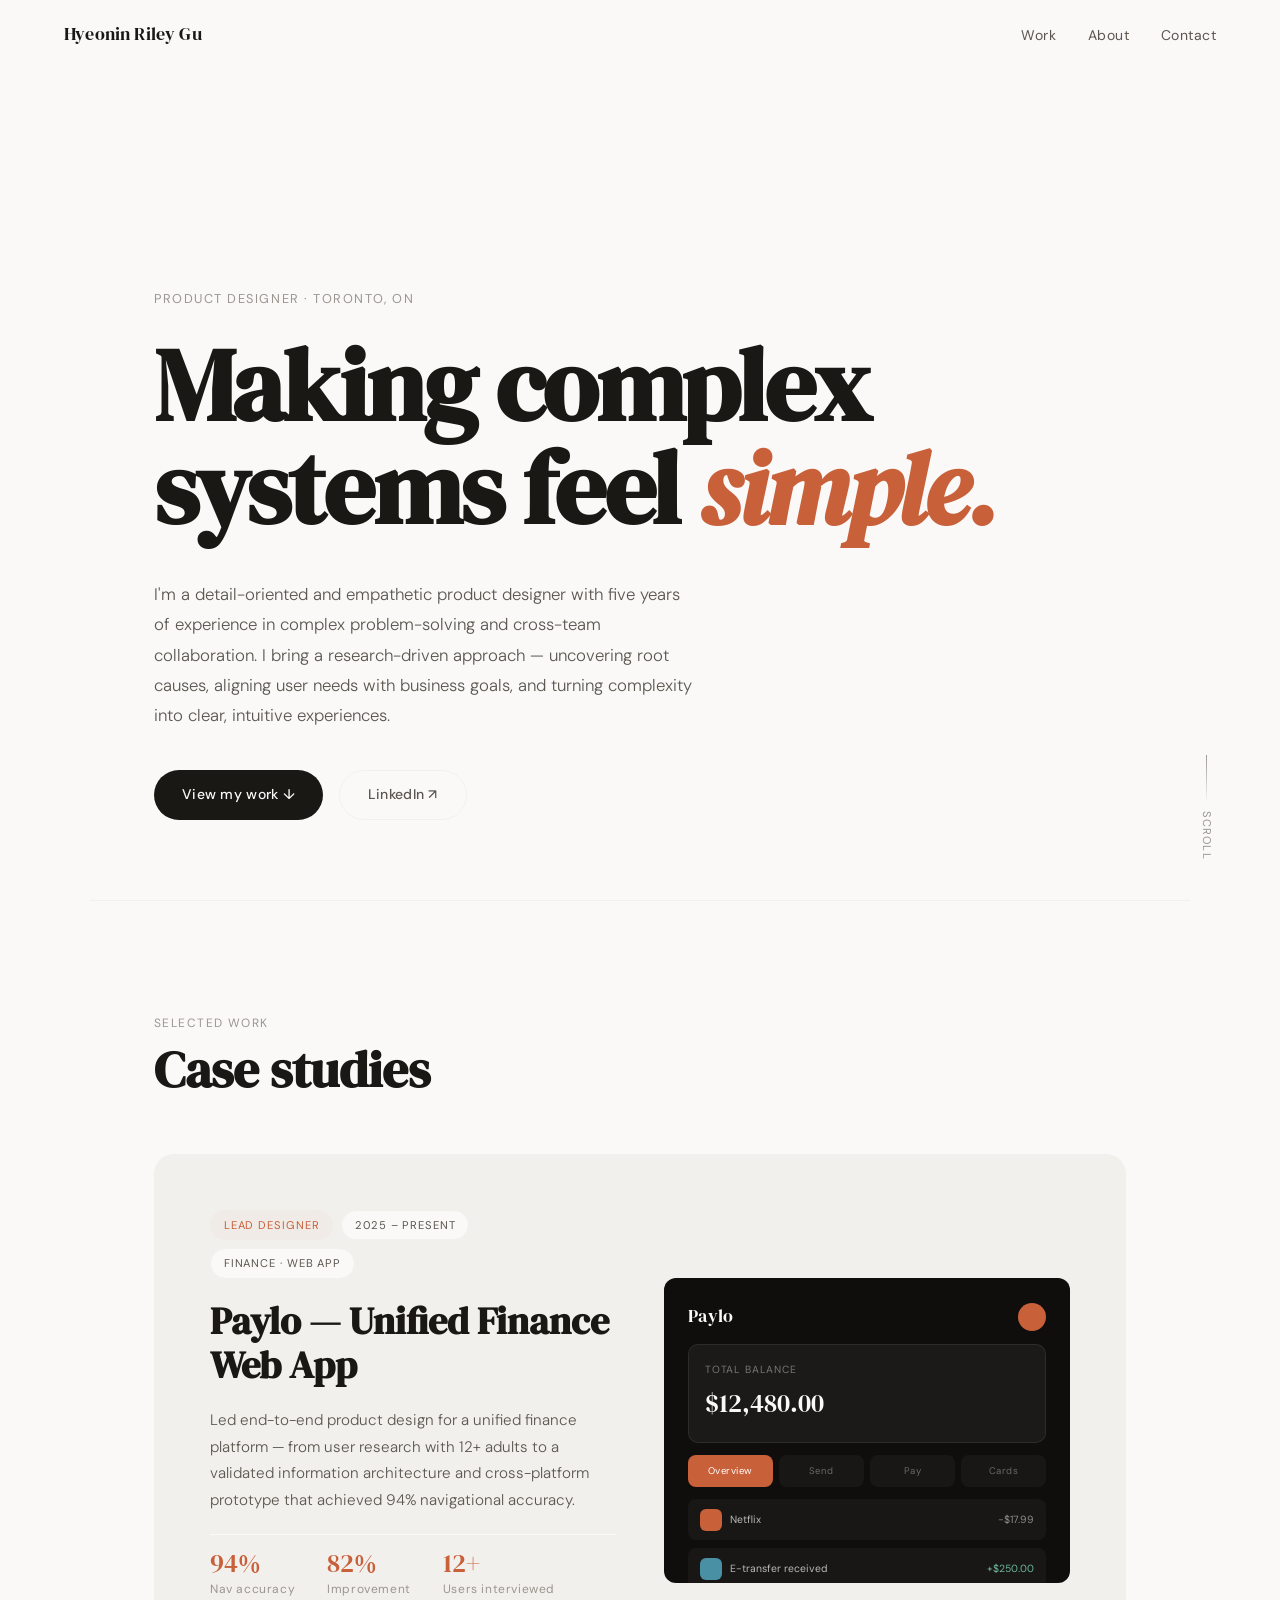
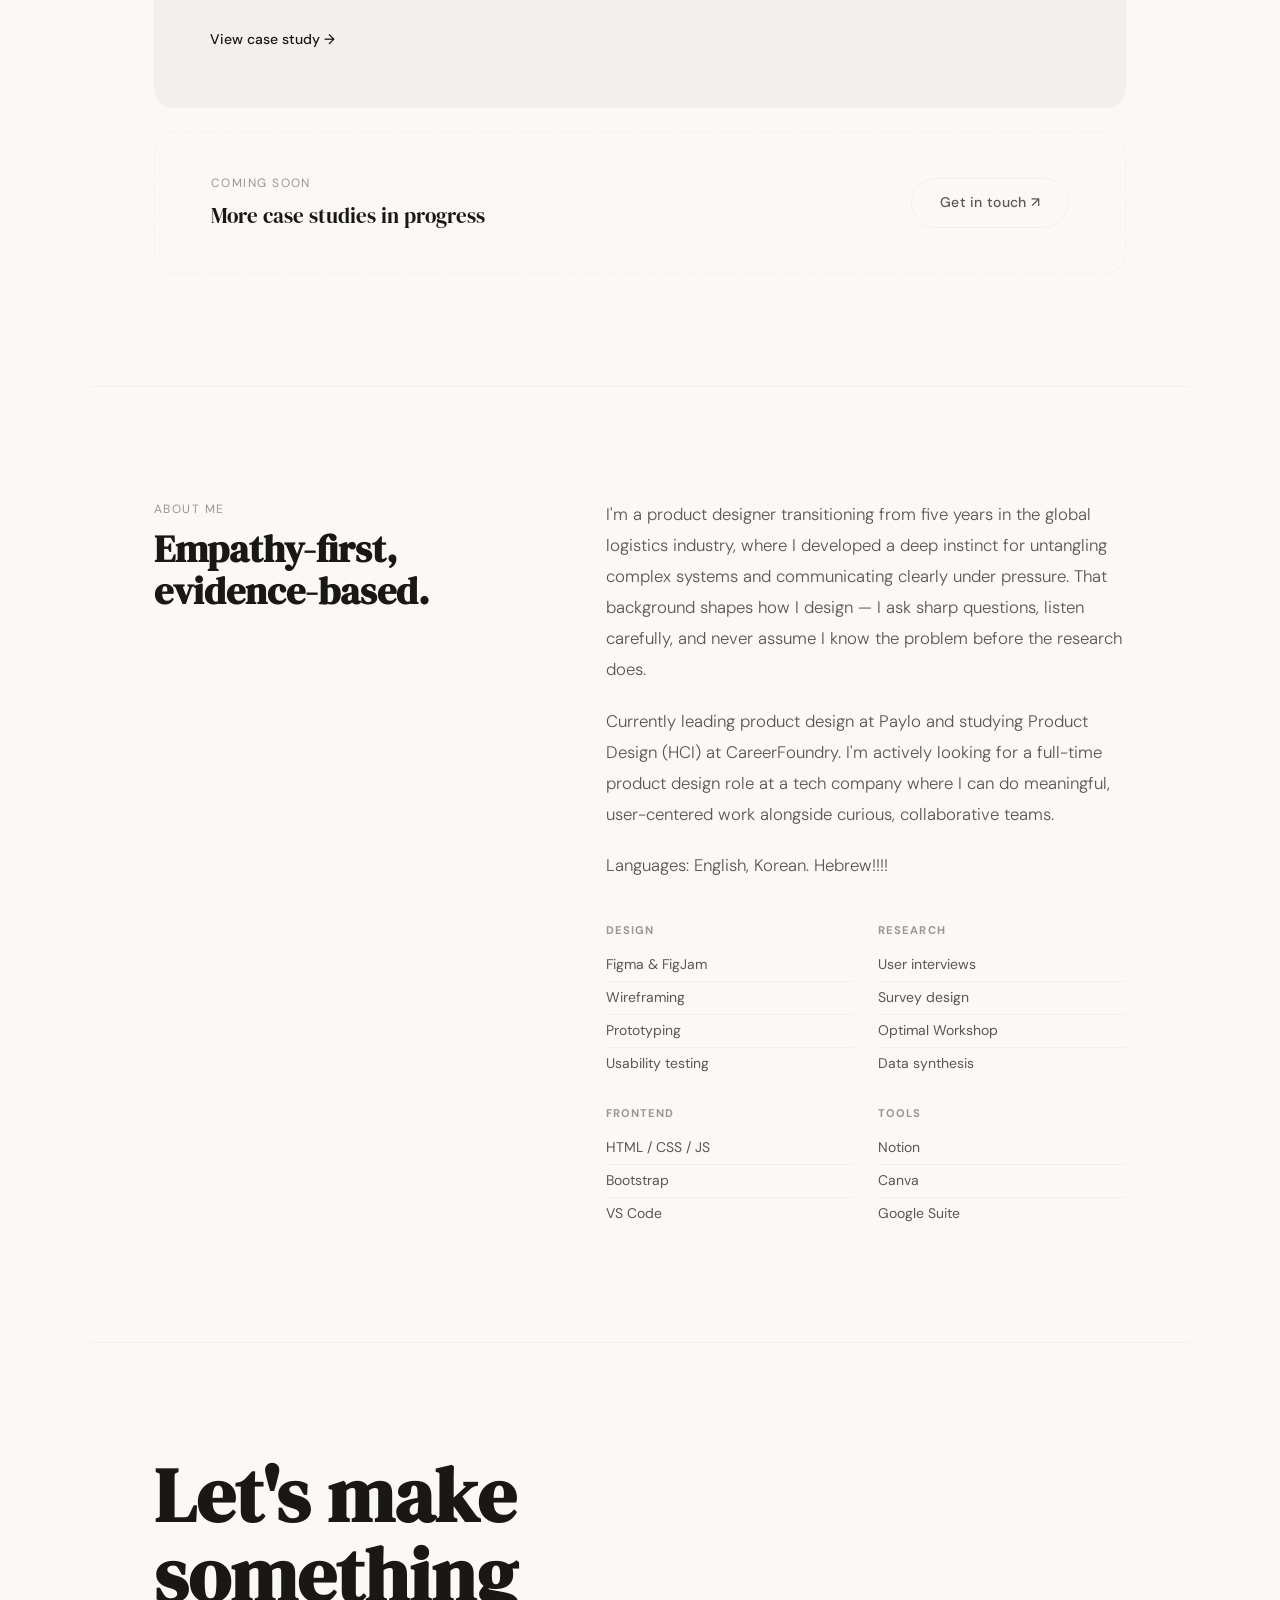
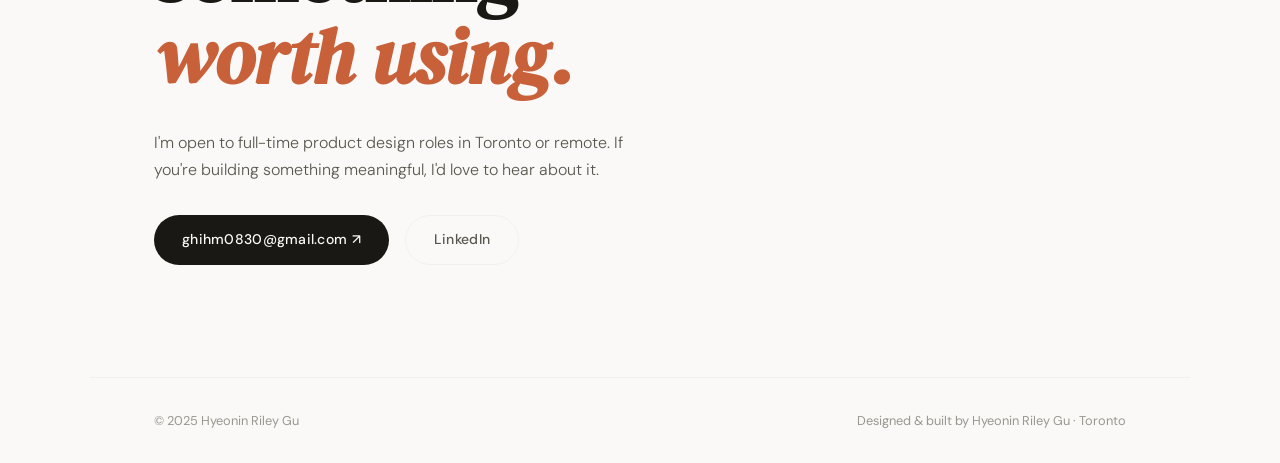
<file: index.html>
<!DOCTYPE html>
<html lang="en">
<head>
  <meta charset="UTF-8" />
  <meta name="viewport" content="width=device-width, initial-scale=1.0" />
  <title>Hyeonin Riley Gu — Product Designer</title>
  <meta name="description" content="Product designer based in Toronto. Research-driven, empathetic, and focused on making complex systems feel simple." />
  <link rel="preconnect" href="https://fonts.googleapis.com" />
  <link rel="preconnect" href="https://fonts.gstatic.com" crossorigin />
  <link href="https://fonts.googleapis.com/css2?family=DM+Serif+Display:ital@0;1&family=DM+Sans:opsz,wght@9..40,300;9..40,400;9..40,500&display=swap" rel="stylesheet" />
  <link rel="stylesheet" href="style.index.css">
</head>
<body>

  <!-- NAV -->
  <nav id="nav">
    <a class="nav-logo" href="#">Hyeonin Riley Gu</a>
    <ul class="nav-links">
      <li><a href="#work">Work</a></li>
      <li><a href="#about">About</a></li>
      <li><a href="#contact">Contact</a></li>
    </ul>
  </nav>

  <!-- HERO -->
  <section style="position:relative; min-height:100svh;">
    <div class="hero">
      <p class="hero-label">Product Designer · Toronto, ON</p>
      <h1 class="hero-name">
        Making complex<br>systems feel <em>simple.</em>
      </h1>
      <p class="hero-bio">
        I'm a detail-oriented and empathetic product designer with five years of experience in complex problem-solving and cross-team collaboration. I bring a research-driven approach — uncovering root causes, aligning user needs with business goals, and turning complexity into clear, intuitive experiences.
      </p>
      <div class="hero-actions">
        <a href="#work" class="btn btn-primary">View my work ↓</a>
        <a href="https://www.linkedin.com/in/hyeonin-gu-profile/" target="_blank" rel="noopener" class="btn btn-ghost">LinkedIn ↗</a>
      </div>
    </div>
    <div class="scroll-hint">
      <div class="scroll-line"></div>
      <span>Scroll</span>
    </div>
  </section>

  <div class="section-divider"></div>

  <!-- WORK -->
  <section class="work" id="work">
    <div class="section-header">
      <div>
        <p class="section-label">Selected work</p>
        <h2 class="section-title reveal">Case studies</h2>
      </div>
    </div>

    <!-- Paylo Card -->
    <a href="paylo.html" class="case-card reveal">
      <div class="case-meta">
        <div class="case-tags">
          <span class="tag tag-accent">Lead Designer</span>
          <span class="tag">2025 – Present</span>
          <span class="tag">Finance · Web App</span>
        </div>
        <h3 class="case-title">Paylo — Unified Finance Web App</h3>
        <p class="case-desc">
          Led end-to-end product design for a unified finance platform — from user research with 12+ adults to a validated information architecture and cross-platform prototype that achieved 94% navigational accuracy.
        </p>
        <div class="case-stats">
          <div class="stat-item">
            <span class="stat-num">94%</span>
            <span class="stat-label">Nav accuracy</span>
          </div>
          <div class="stat-item">
            <span class="stat-num">82%</span>
            <span class="stat-label">Improvement</span>
          </div>
          <div class="stat-item">
            <span class="stat-num">12+</span>
            <span class="stat-label">Users interviewed</span>
          </div>
        </div>
        <span class="case-arrow">View case study →</span>
      </div>
      <div class="case-visual">
        <div class="paylo-mockup">
          <div class="pm-header">
            <span class="pm-logo">Paylo</span>
            <div class="pm-avatar"></div>
          </div>
          <div class="pm-balance">
            <div class="pm-bal-label">Total balance</div>
            <div class="pm-bal-num">$12,480.00</div>
          </div>
          <div class="pm-tabs">
            <div class="pm-tab active">Overview</div>
            <div class="pm-tab">Send</div>
            <div class="pm-tab">Pay</div>
            <div class="pm-tab">Cards</div>
          </div>
          <div class="pm-rows">
            <div class="pm-row">
              <div class="pm-row-left">
                <div class="pm-dot" style="background:#c8603a;"></div>
                <span class="pm-row-name">Netflix</span>
              </div>
              <span class="pm-row-amt">−$17.99</span>
            </div>
            <div class="pm-row">
              <div class="pm-row-left">
                <div class="pm-dot" style="background:#4a90a4;"></div>
                <span class="pm-row-name">E-transfer received</span>
              </div>
              <span class="pm-row-amt" style="color:#6db89a;">+$250.00</span>
            </div>
            <div class="pm-row">
              <div class="pm-row-left">
                <div class="pm-dot" style="background:#7a6fbe;"></div>
                <span class="pm-row-name">Spotify</span>
              </div>
              <span class="pm-row-amt">−$11.99</span>
            </div>
          </div>
        </div>
      </div>
    </a>

    <!-- More coming soon -->
    <div class="reveal reveal-delay-1" style="margin-top:1.5rem; padding:2.5rem 3.5rem; border:1px dashed var(--paper-2); border-radius:20px; display:flex; align-items:center; justify-content:space-between; flex-wrap:wrap; gap:1rem;">
      <div>
        <p class="section-label">Coming soon</p>
        <p style="font-family:var(--serif); font-size:1.3rem; color:var(--ink); margin-top:0.3rem;">More case studies in progress</p>
      </div>
      <a href="mailto:ghihm0830@gmail.com" class="btn btn-ghost">Get in touch ↗</a>
    </div>
  </section>

  <div class="section-divider"></div>

  <!-- ABOUT -->
  <section class="about" id="about">
    <div class="about-left reveal">
      <p class="section-label">About me</p>
      <h2 class="section-title" style="margin-top:0.5rem; font-size:clamp(1.8rem,3vw,2.8rem);">Empathy-first,<br>evidence-based.</h2>
    </div>
    <div class="about-right reveal reveal-delay-1">
      <div class="about-body">
        <p>I'm a product designer transitioning from five years in the global logistics industry, where I developed a deep instinct for untangling complex systems and communicating clearly under pressure. That background shapes how I design — I ask sharp questions, listen carefully, and never assume I know the problem before the research does.</p>
        <p>Currently leading product design at Paylo and studying Product Design (HCI) at CareerFoundry. I'm actively looking for a full-time product design role at a tech company where I can do meaningful, user-centered work alongside curious, collaborative teams.</p>
        <p>Languages: English, Korean. Hebrew!!!!</p>
      </div>

      <div class="skills-grid">
        <div class="skill-group">
          <h4>Design</h4>
          <ul>
            <li>Figma & FigJam</li>
            <li>Wireframing</li>
            <li>Prototyping</li>
            <li>Usability testing</li>
          </ul>
        </div>
        <div class="skill-group">
          <h4>Research</h4>
          <ul>
            <li>User interviews</li>
            <li>Survey design</li>
            <li>Optimal Workshop</li>
            <li>Data synthesis</li>
          </ul>
        </div>
        <div class="skill-group">
          <h4>Frontend</h4>
          <ul>
            <li>HTML / CSS / JS</li>
            <li>Bootstrap</li>
            <li>VS Code</li>
          </ul>
        </div>
        <div class="skill-group">
          <h4>Tools</h4>
          <ul>
            <li>Notion</li>
            <li>Canva</li>
            <li>Google Suite</li>
          </ul>
        </div>
      </div>
    </div>
  </section>

  <div class="section-divider"></div>

  <!-- CONTACT -->
  <section class="contact" id="contact">
    <h2 class="contact-title reveal">
      Let's make something<br><em>worth using.</em>
    </h2>
    <p class="reveal reveal-delay-1" style="font-size:1rem; font-weight:300; color:var(--ink-2); max-width:480px;">
      I'm open to full-time product design roles in Toronto or remote. If you're building something meaningful, I'd love to hear about it.
    </p>
    <div class="contact-links reveal reveal-delay-2">
      <a href="mailto:ghihm0830@gmail.com" class="btn btn-primary">ghihm0830@gmail.com ↗</a>
      <a href="https://www.linkedin.com/in/hyeonin-gu-profile/" target="_blank" rel="noopener" class="btn btn-ghost">LinkedIn</a>
    </div>
  </section>

  <!-- FOOTER -->
  <footer>
    <p>© 2025 Hyeonin Riley Gu</p>
    <p>Designed & built by Hyeonin Riley Gu · Toronto</p>
  </footer>

  <script>
    // Nav scroll state
    const nav = document.getElementById('nav');
    window.addEventListener('scroll', () => {
      nav.classList.toggle('scrolled', window.scrollY > 40);
    });

    // Scroll reveal
    const reveals = document.querySelectorAll('.reveal');
    const observer = new IntersectionObserver((entries) => {
      entries.forEach(e => {
        if (e.isIntersecting) {
          e.target.classList.add('visible');
          observer.unobserve(e.target);
        }
      });
    }, { threshold: 0.12 });
    reveals.forEach(el => observer.observe(el));
  </script>
</body>
</html>
</file>
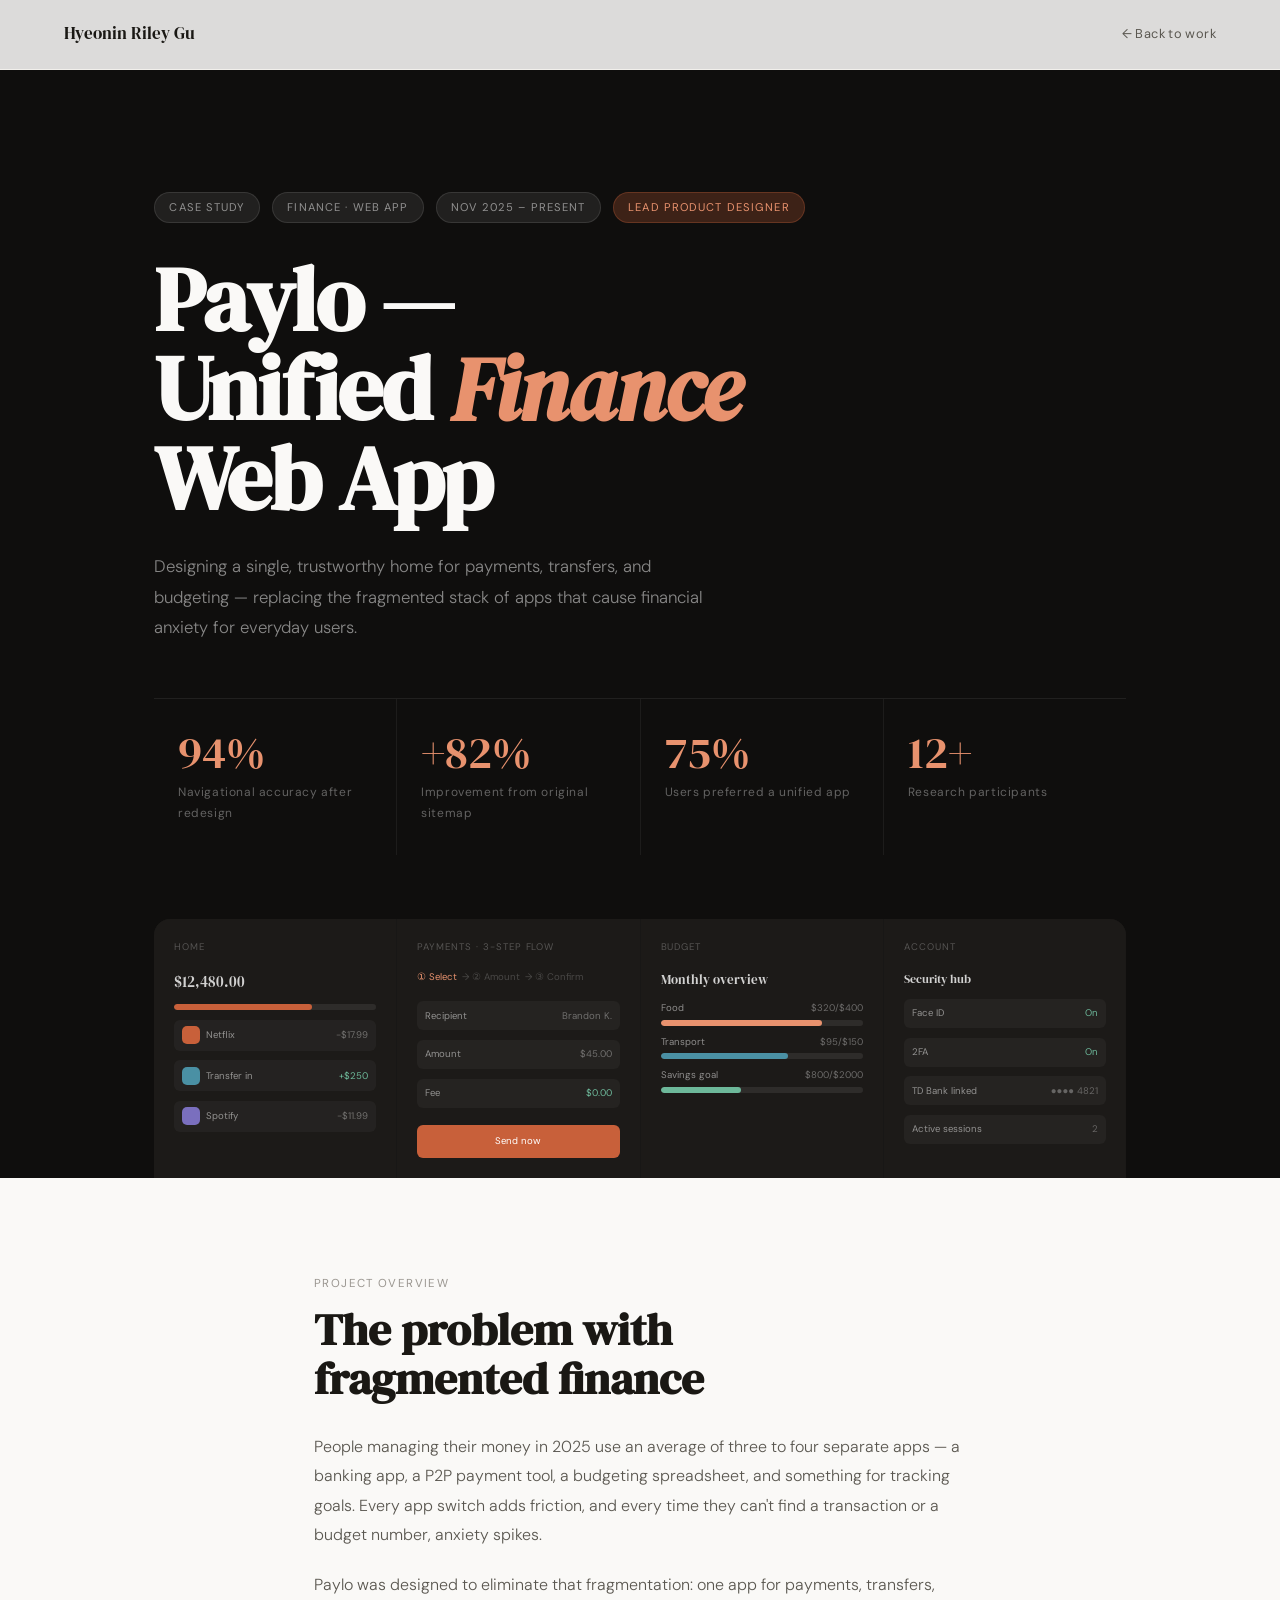
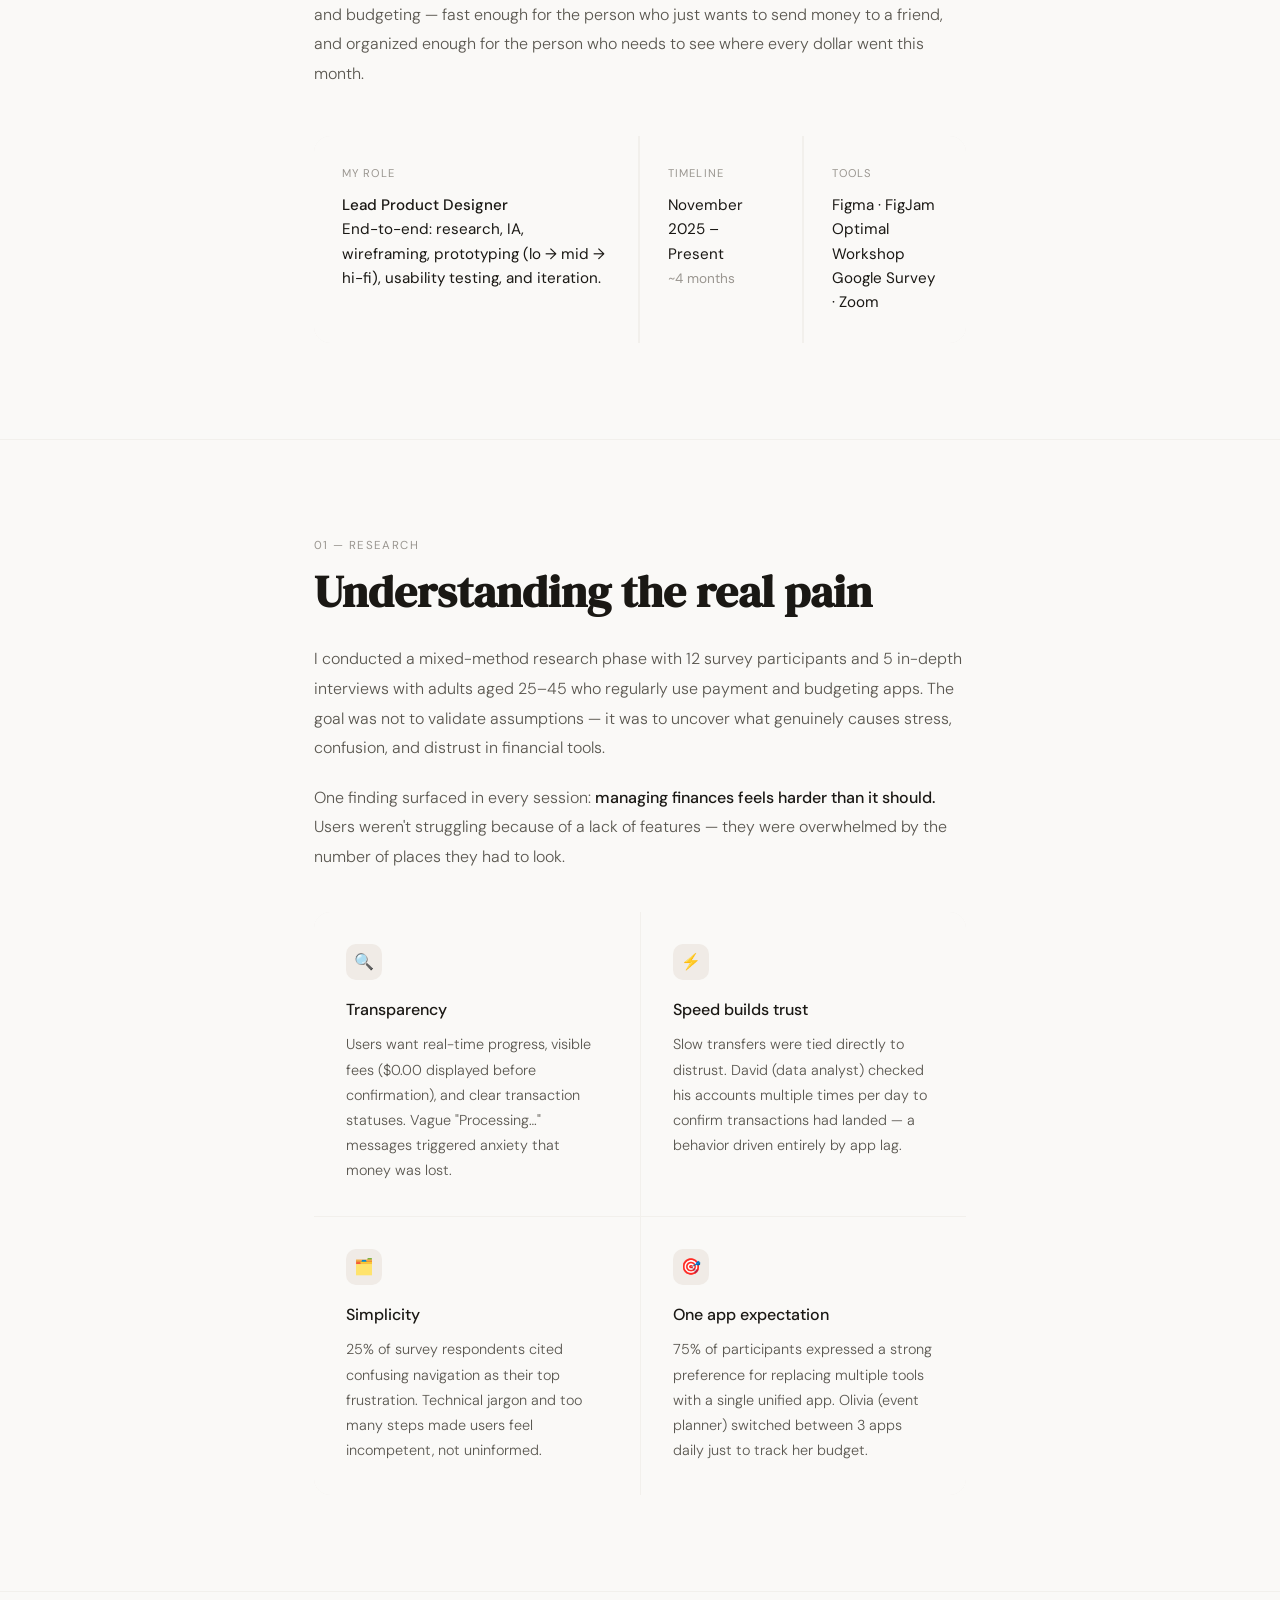
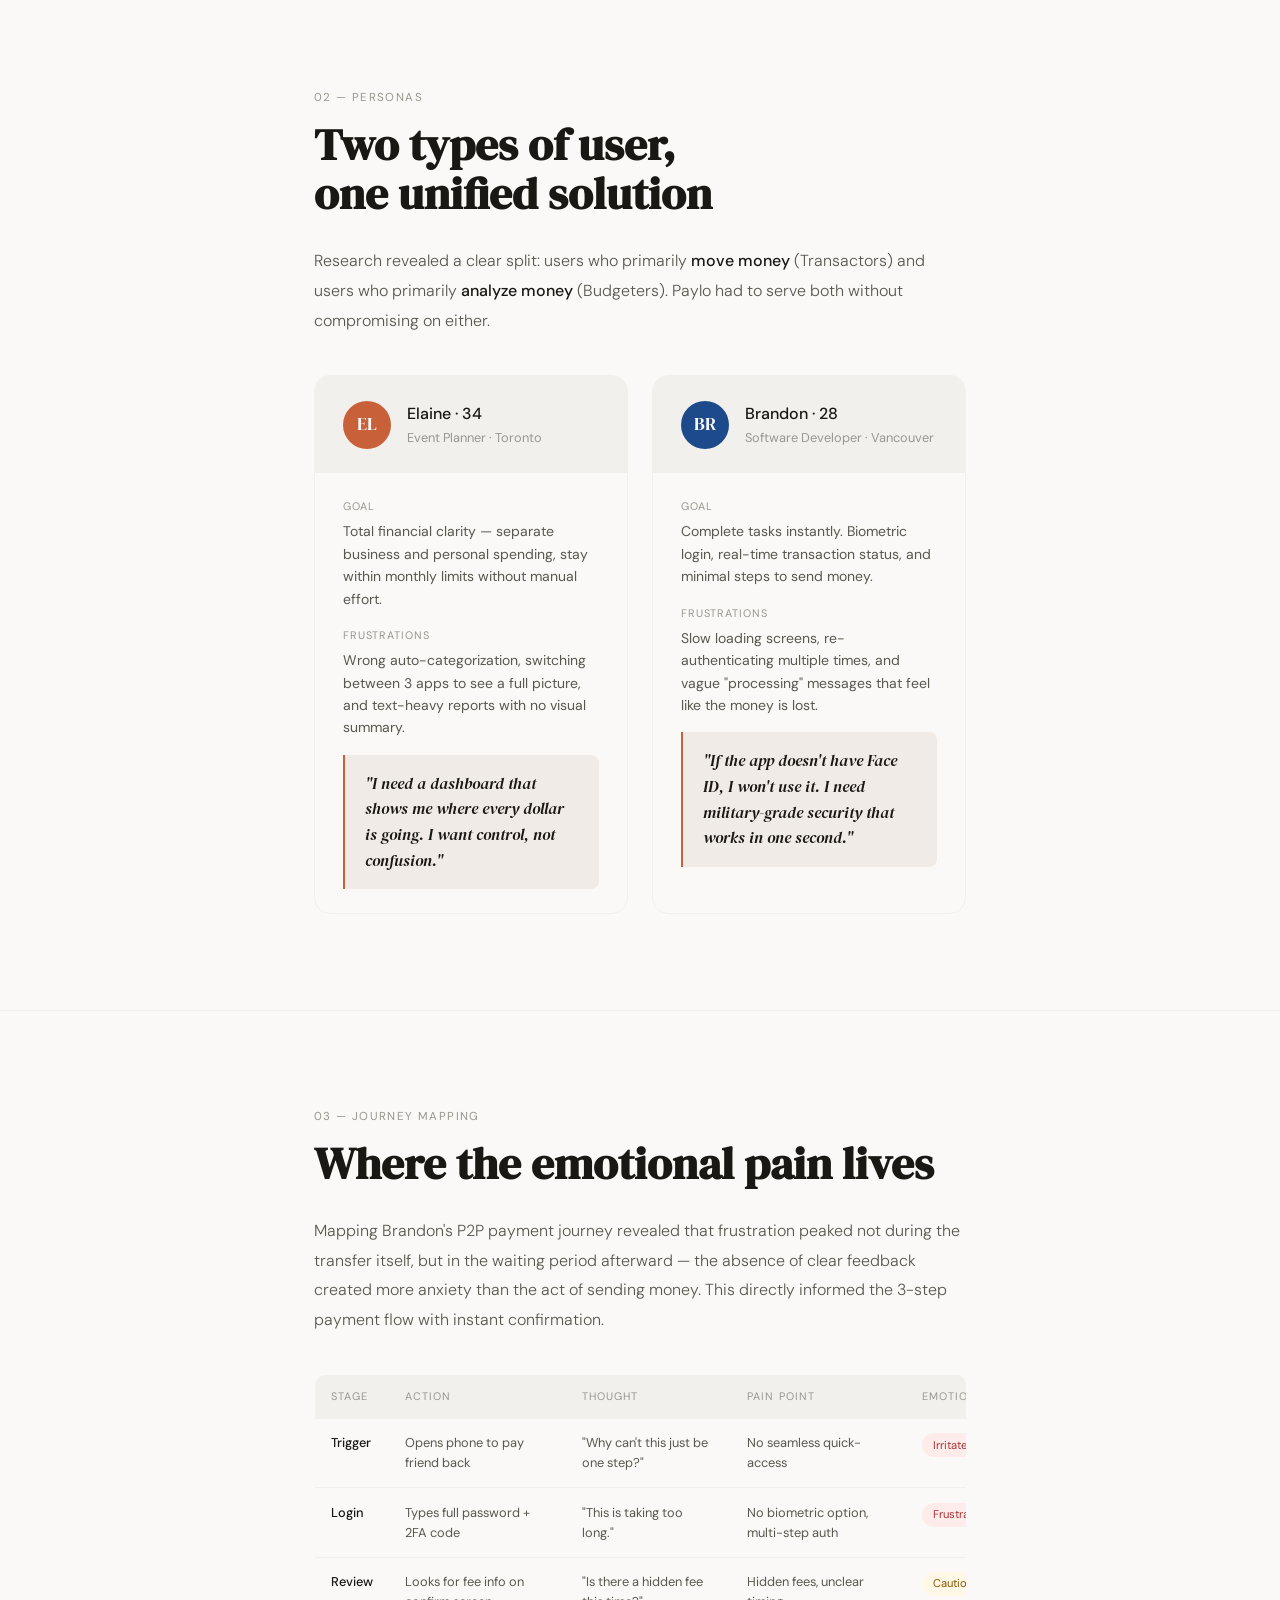
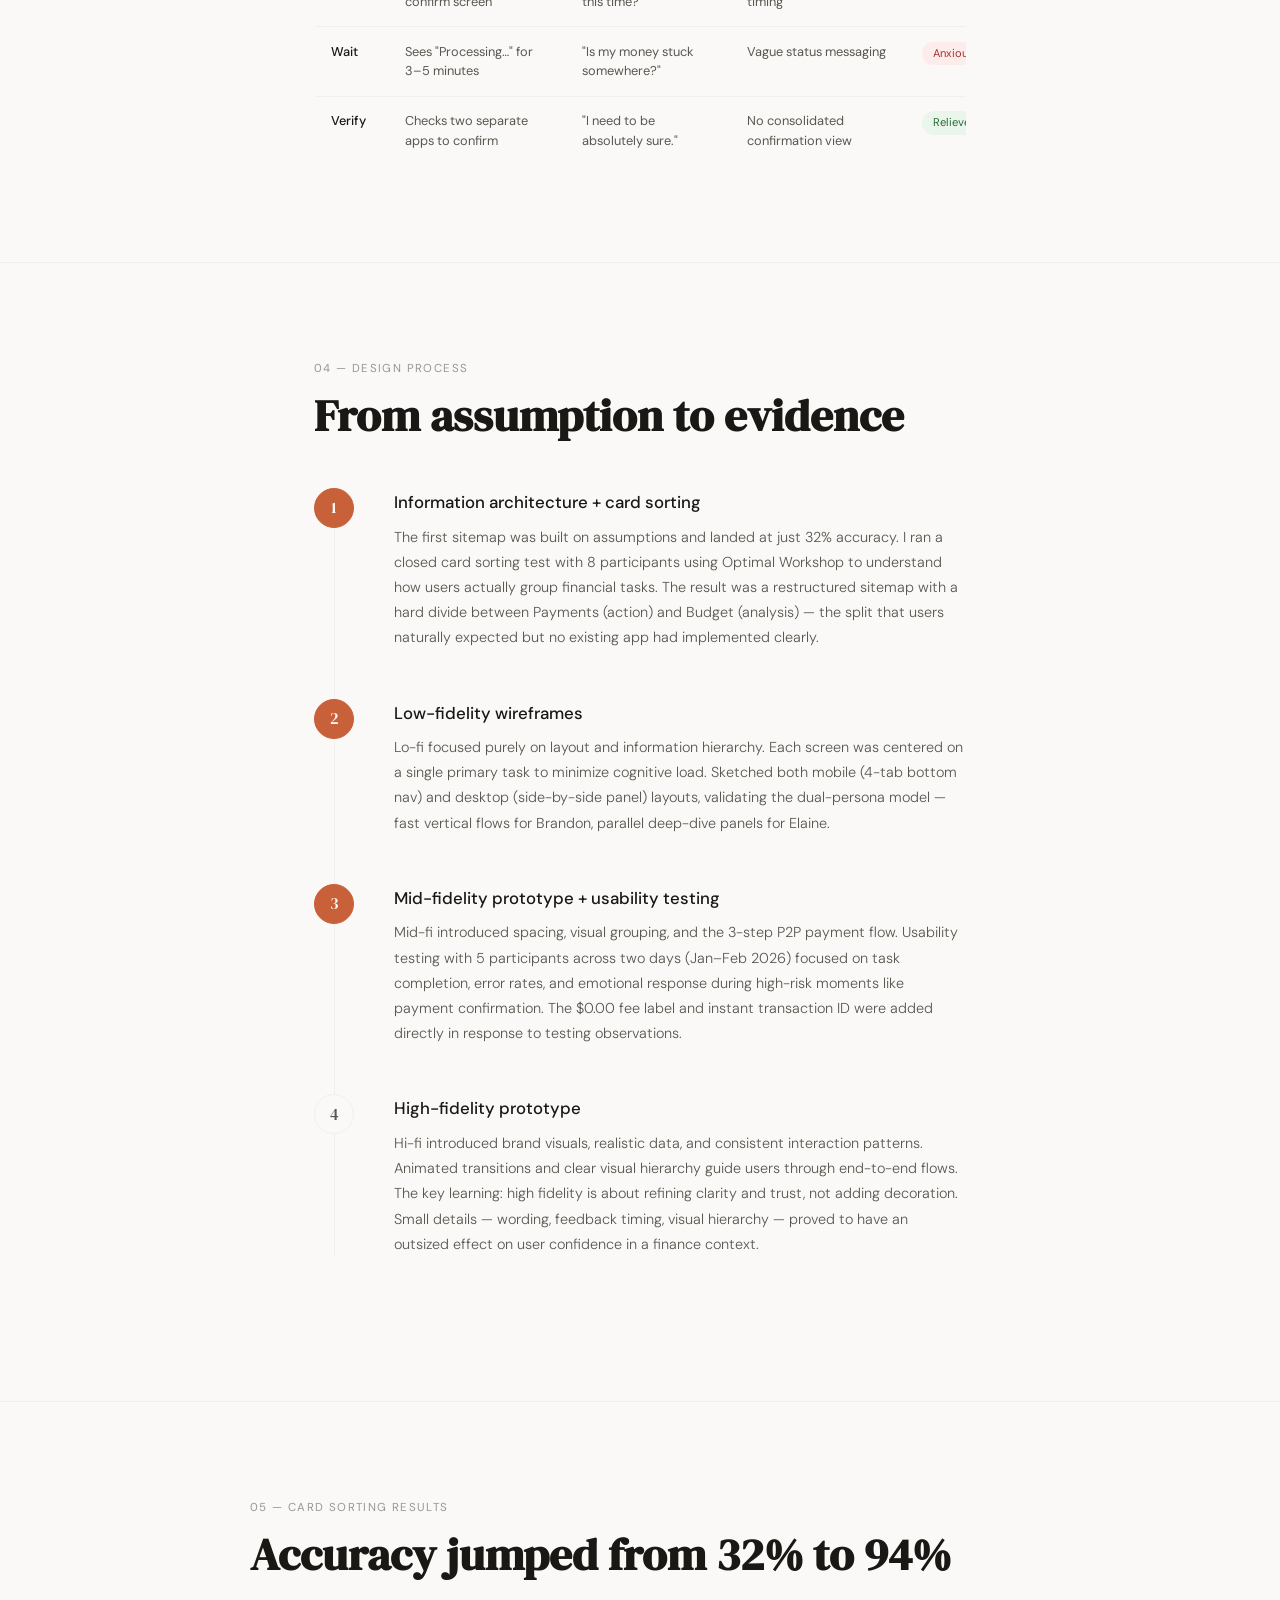
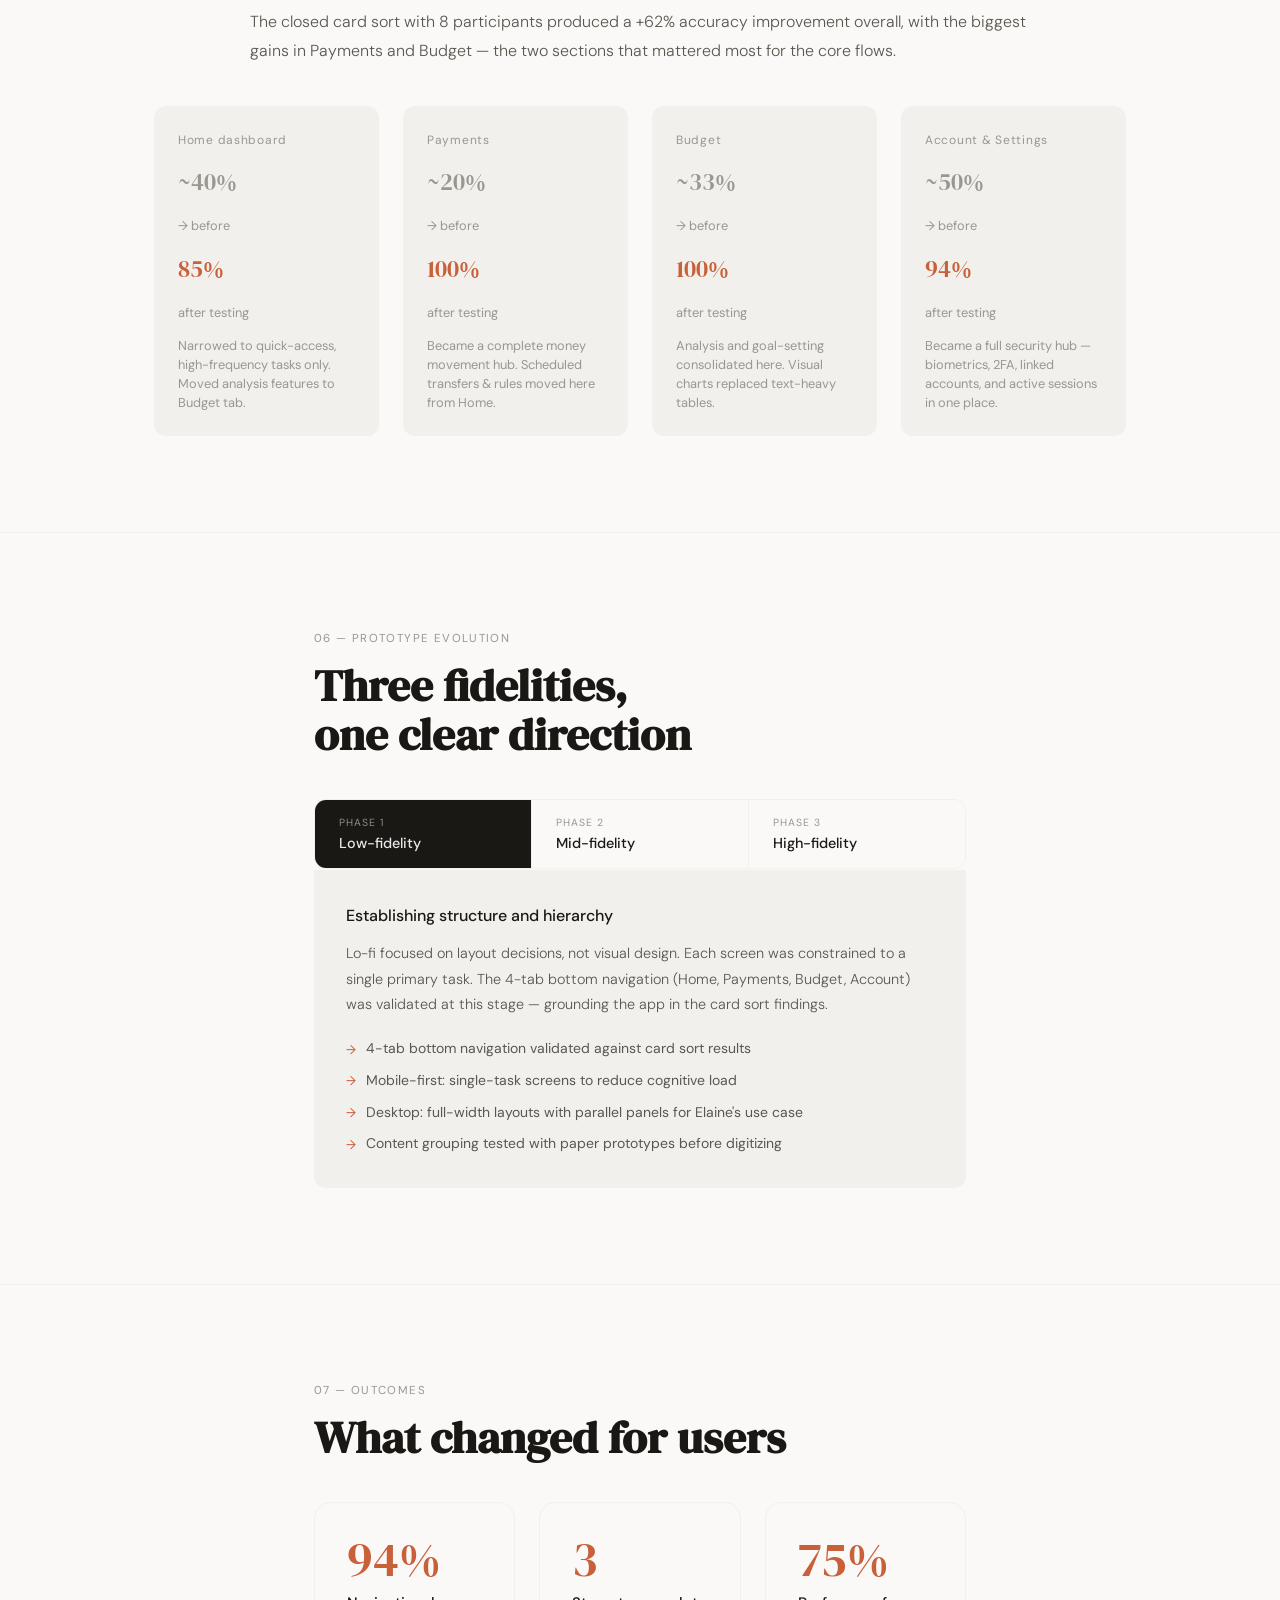
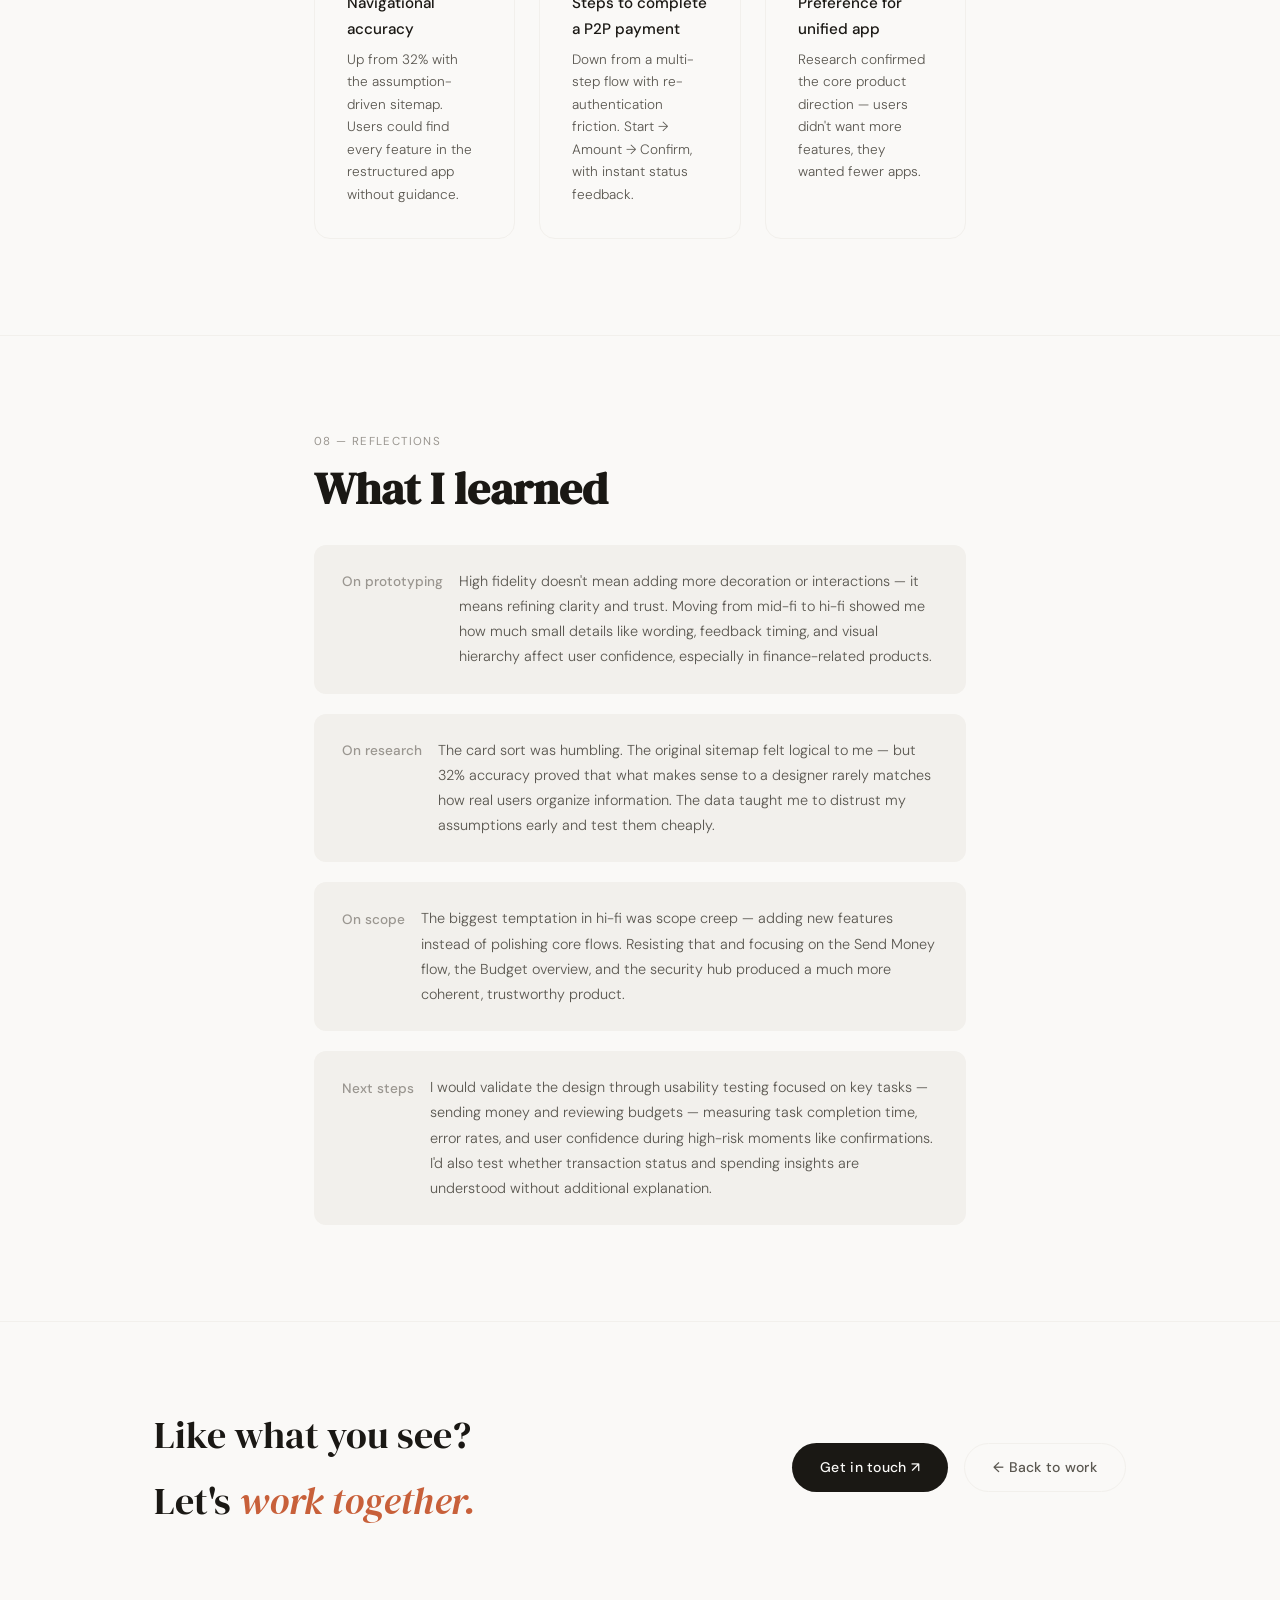
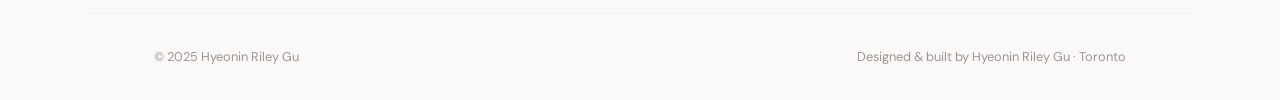
<file: paylo.html>
<!DOCTYPE html>
<html lang="en">
<head>
  <meta charset="UTF-8" />
  <meta name="viewport" content="width=device-width, initial-scale=1.0" />
  <title>Paylo — Case Study · Hyeonin Riley Gu</title>
  <meta name="description" content="Paylo: All-in-one finance web app. A UX case study by Hyeonin Riley Gu covering research, information architecture, wireframing, and high-fidelity prototyping." />
  <link rel="preconnect" href="https://fonts.googleapis.com" />
  <link rel="preconnect" href="https://fonts.gstatic.com" crossorigin />
  <link href="https://fonts.googleapis.com/css2?family=DM+Serif+Display:ital@0;1&family=DM+Sans:opsz,wght@9..40,300;9..40,400;9..40,500&display=swap" rel="stylesheet" />
  <link rel="stylesheet" href="style.paylo.css">
</head>
<body>

  <!-- NAV -->
  <nav>
    <a class="nav-logo" href="index.html">Hyeonin Riley Gu</a>
    <a class="nav-back" href="index.html">← Back to work</a>
  </nav>

  <!-- HERO -->
  <header class="hero">
    <div class="hero-inner">
      <div class="hero-eyebrow">
        <span class="pill">Case Study</span>
        <span class="pill">Finance · Web App</span>
        <span class="pill">Nov 2025 – Present</span>
        <span class="pill pill-accent">Lead Product Designer</span>
      </div>
      <h1 class="hero-title">Paylo —<br>Unified <em>Finance</em><br>Web App</h1>
      <p class="hero-subtitle">
        Designing a single, trustworthy home for payments, transfers, and budgeting — replacing the fragmented stack of apps that cause financial anxiety for everyday users.
      </p>
      <div class="hero-stats">
        <div class="hero-stat">
          <div class="hs-num">94%</div>
          <div class="hs-label">Navigational accuracy after redesign</div>
        </div>
        <div class="hero-stat">
          <div class="hs-num">+82%</div>
          <div class="hs-label">Improvement from original sitemap</div>
        </div>
        <div class="hero-stat">
          <div class="hs-num">75%</div>
          <div class="hs-label">Users preferred a unified app</div>
        </div>
        <div class="hero-stat">
          <div class="hs-num">12+</div>
          <div class="hs-label">Research participants</div>
        </div>
      </div>

      <!-- Mock strip -->
      <div class="hero-mock">
        <!-- Home -->
        <div class="mock-screen">
          <div class="mock-label">Home</div>
          <div class="mock-title">$12,480.00</div>
          <div class="mock-bar"><div class="mock-bar-fill" style="width:68%;background:#c8603a;"></div></div>
          <div class="mock-row"><div style="display:flex;align-items:center;gap:0.4rem;"><div class="mock-dot" style="background:#c8603a;"></div><span class="mock-txt">Netflix</span></div><span class="mock-amt">−$17.99</span></div>
          <div class="mock-row"><div style="display:flex;align-items:center;gap:0.4rem;"><div class="mock-dot" style="background:#4a90a4;"></div><span class="mock-txt">Transfer in</span></div><span class="mock-amt" style="color:#6db89a;">+$250</span></div>
          <div class="mock-row"><div style="display:flex;align-items:center;gap:0.4rem;"><div class="mock-dot" style="background:#7a6fbe;"></div><span class="mock-txt">Spotify</span></div><span class="mock-amt">−$11.99</span></div>
        </div>
        <!-- Payments -->
        <div class="mock-screen">
          <div class="mock-label">Payments · 3-step flow</div>
          <div style="font-size:0.6rem;color:rgba(255,255,255,0.2);display:flex;gap:0.3rem;margin-bottom:0.4rem;">
            <span style="color:#e8926e;">① Select</span><span>→ ② Amount</span><span>→ ③ Confirm</span>
          </div>
          <div class="mock-row"><span class="mock-txt">Recipient</span><span class="mock-amt">Brandon K.</span></div>
          <div class="mock-row"><span class="mock-txt">Amount</span><span class="mock-amt">$45.00</span></div>
          <div class="mock-row"><span class="mock-txt">Fee</span><span class="mock-amt" style="color:#6db89a;">$0.00</span></div>
          <div style="margin-top:0.5rem;padding:0.5rem;background:#c8603a;border-radius:6px;text-align:center;font-size:0.6rem;color:#fff;">Send now</div>
        </div>
        <!-- Budget -->
        <div class="mock-screen">
          <div class="mock-label">Budget</div>
          <div class="mock-title" style="font-size:0.8rem;">Monthly overview</div>
          <div style="display:flex;flex-direction:column;gap:0.5rem;">
            <div>
              <div style="display:flex;justify-content:space-between;margin-bottom:0.2rem;"><span class="mock-txt">Food</span><span class="mock-amt">$320/$400</span></div>
              <div class="mock-bar"><div class="mock-bar-fill" style="width:80%;background:#e8926e;"></div></div>
            </div>
            <div>
              <div style="display:flex;justify-content:space-between;margin-bottom:0.2rem;"><span class="mock-txt">Transport</span><span class="mock-amt">$95/$150</span></div>
              <div class="mock-bar"><div class="mock-bar-fill" style="width:63%;background:#4a90a4;"></div></div>
            </div>
            <div>
              <div style="display:flex;justify-content:space-between;margin-bottom:0.2rem;"><span class="mock-txt">Savings goal</span><span class="mock-amt">$800/$2000</span></div>
              <div class="mock-bar"><div class="mock-bar-fill" style="width:40%;background:#6db89a;"></div></div>
            </div>
          </div>
        </div>
        <!-- Account -->
        <div class="mock-screen">
          <div class="mock-label">Account</div>
          <div class="mock-title" style="font-size:0.75rem;">Security hub</div>
          <div class="mock-row"><span class="mock-txt">Face ID</span><span style="font-size:0.6rem;color:#6db89a;">On</span></div>
          <div class="mock-row"><span class="mock-txt">2FA</span><span style="font-size:0.6rem;color:#6db89a;">On</span></div>
          <div class="mock-row"><span class="mock-txt">TD Bank linked</span><span style="font-size:0.6rem;color:rgba(255,255,255,0.3);">●●●● 4821</span></div>
          <div class="mock-row"><span class="mock-txt">Active sessions</span><span style="font-size:0.6rem;color:rgba(255,255,255,0.3);">2</span></div>
        </div>
      </div>
    </div>
  </header>

  <!-- OVERVIEW -->
  <section class="section">
    <div class="content">
      <p class="section-label reveal">Project overview</p>
      <h2 class="section-title reveal">The problem with<br>fragmented finance</h2>
      <div class="body-text reveal">
        <p>People managing their money in 2025 use an average of three to four separate apps — a banking app, a P2P payment tool, a budgeting spreadsheet, and something for tracking goals. Every app switch adds friction, and every time they can't find a transaction or a budget number, anxiety spikes.</p>
        <p>Paylo was designed to eliminate that fragmentation: one app for payments, transfers, and budgeting — fast enough for the person who just wants to send money to a friend, and organized enough for the person who needs to see where every dollar went this month.</p>
      </div>

      <div class="overview-grid reveal">
        <div class="ov-cell">
          <div class="ov-cell-label">My role</div>
          <div class="ov-cell-val"><strong>Lead Product Designer</strong><br>End-to-end: research, IA, wireframing, prototyping (lo → mid → hi-fi), usability testing, and iteration.</div>
        </div>
        <div class="ov-cell">
          <div class="ov-cell-label">Timeline</div>
          <div class="ov-cell-val">November 2025 – Present<br><span style="font-size:0.85rem;color:var(--ink-3);">~4 months</span></div>
        </div>
        <div class="ov-cell">
          <div class="ov-cell-label">Tools</div>
          <div class="ov-cell-val">Figma · FigJam<br>Optimal Workshop<br>Google Survey · Zoom</div>
        </div>
      </div>
    </div>
  </section>

  <!-- RESEARCH -->
  <section class="section">
    <div class="content">
      <p class="section-label reveal">01 — Research</p>
      <h2 class="section-title reveal">Understanding the real pain</h2>
      <div class="body-text reveal">
        <p>I conducted a mixed-method research phase with 12 survey participants and 5 in-depth interviews with adults aged 25–45 who regularly use payment and budgeting apps. The goal was not to validate assumptions — it was to uncover what genuinely causes stress, confusion, and distrust in financial tools.</p>
        <p>One finding surfaced in every session: <strong>managing finances feels harder than it should.</strong> Users weren't struggling because of a lack of features — they were overwhelmed by the number of places they had to look.</p>
      </div>

      <div class="insight-grid reveal">
        <div class="insight-card">
          <div class="insight-icon">🔍</div>
          <div class="insight-title">Transparency</div>
          <div class="insight-body">Users want real-time progress, visible fees ($0.00 displayed before confirmation), and clear transaction statuses. Vague "Processing…" messages triggered anxiety that money was lost.</div>
        </div>
        <div class="insight-card">
          <div class="insight-icon">⚡</div>
          <div class="insight-title">Speed builds trust</div>
          <div class="insight-body">Slow transfers were tied directly to distrust. David (data analyst) checked his accounts multiple times per day to confirm transactions had landed — a behavior driven entirely by app lag.</div>
        </div>
        <div class="insight-card">
          <div class="insight-icon">🗂️</div>
          <div class="insight-title">Simplicity</div>
          <div class="insight-body">25% of survey respondents cited confusing navigation as their top frustration. Technical jargon and too many steps made users feel incompetent, not uninformed.</div>
        </div>
        <div class="insight-card">
          <div class="insight-icon">🎯</div>
          <div class="insight-title">One app expectation</div>
          <div class="insight-body">75% of participants expressed a strong preference for replacing multiple tools with a single unified app. Olivia (event planner) switched between 3 apps daily just to track her budget.</div>
        </div>
      </div>
    </div>
  </section>

  <!-- PERSONAS -->
  <section class="section">
    <div class="content">
      <p class="section-label reveal">02 — Personas</p>
      <h2 class="section-title reveal">Two types of user,<br>one unified solution</h2>
      <div class="body-text reveal">
        <p>Research revealed a clear split: users who primarily <strong>move money</strong> (Transactors) and users who primarily <strong>analyze money</strong> (Budgeters). Paylo had to serve both without compromising on either.</p>
      </div>

      <div class="persona-grid reveal">
        <div class="persona-card">
          <div class="persona-header">
            <div class="persona-avatar" style="background:#c8603a;">EL</div>
            <div>
              <div class="persona-name">Elaine · 34</div>
              <div class="persona-role">Event Planner · Toronto</div>
            </div>
          </div>
          <div class="persona-body">
            <div>
              <div class="persona-row-label">Goal</div>
              <div class="persona-row-val">Total financial clarity — separate business and personal spending, stay within monthly limits without manual effort.</div>
            </div>
            <div>
              <div class="persona-row-label">Frustrations</div>
              <div class="persona-row-val">Wrong auto-categorization, switching between 3 apps to see a full picture, and text-heavy reports with no visual summary.</div>
            </div>
            <div class="persona-quote">"I need a dashboard that shows me where every dollar is going. I want control, not confusion."</div>
          </div>
        </div>

        <div class="persona-card">
          <div class="persona-header">
            <div class="persona-avatar" style="background:#1c4a8a;">BR</div>
            <div>
              <div class="persona-name">Brandon · 28</div>
              <div class="persona-role">Software Developer · Vancouver</div>
            </div>
          </div>
          <div class="persona-body">
            <div>
              <div class="persona-row-label">Goal</div>
              <div class="persona-row-val">Complete tasks instantly. Biometric login, real-time transaction status, and minimal steps to send money.</div>
            </div>
            <div>
              <div class="persona-row-label">Frustrations</div>
              <div class="persona-row-val">Slow loading screens, re-authenticating multiple times, and vague "processing" messages that feel like the money is lost.</div>
            </div>
            <div class="persona-quote">"If the app doesn't have Face ID, I won't use it. I need military-grade security that works in one second."</div>
          </div>
        </div>
      </div>
    </div>
  </section>

  <!-- JOURNEY MAP -->
  <section class="section">
    <div class="content">
      <p class="section-label reveal">03 — Journey mapping</p>
      <h2 class="section-title reveal">Where the emotional pain lives</h2>
      <div class="body-text reveal">
        <p>Mapping Brandon's P2P payment journey revealed that frustration peaked not during the transfer itself, but in the waiting period afterward — the absence of clear feedback created more anxiety than the act of sending money. This directly informed the 3-step payment flow with instant confirmation.</p>
      </div>

      <div class="journey-strip reveal">
        <table class="journey-table">
          <thead>
            <tr>
              <th>Stage</th>
              <th>Action</th>
              <th>Thought</th>
              <th>Pain point</th>
              <th>Emotion</th>
            </tr>
          </thead>
          <tbody>
            <tr>
              <td>Trigger</td>
              <td>Opens phone to pay friend back</td>
              <td>"Why can't this just be one step?"</td>
              <td>No seamless quick-access</td>
              <td><span class="emotion emotion-bad">Irritated</span></td>
            </tr>
            <tr>
              <td>Login</td>
              <td>Types full password + 2FA code</td>
              <td>"This is taking too long."</td>
              <td>No biometric option, multi-step auth</td>
              <td><span class="emotion emotion-bad">Frustrated</span></td>
            </tr>
            <tr>
              <td>Review</td>
              <td>Looks for fee info on confirm screen</td>
              <td>"Is there a hidden fee this time?"</td>
              <td>Hidden fees, unclear timing</td>
              <td><span class="emotion emotion-ok">Cautious</span></td>
            </tr>
            <tr>
              <td>Wait</td>
              <td>Sees "Processing…" for 3–5 minutes</td>
              <td>"Is my money stuck somewhere?"</td>
              <td>Vague status messaging</td>
              <td><span class="emotion emotion-bad">Anxious</span></td>
            </tr>
            <tr>
              <td>Verify</td>
              <td>Checks two separate apps to confirm</td>
              <td>"I need to be absolutely sure."</td>
              <td>No consolidated confirmation view</td>
              <td><span class="emotion emotion-good">Relieved</span></td>
            </tr>
          </tbody>
        </table>
      </div>
    </div>
  </section>

  <!-- PROCESS -->
  <section class="section">
    <div class="content">
      <p class="section-label reveal">04 — Design process</p>
      <h2 class="section-title reveal">From assumption to evidence</h2>

      <div class="process-steps reveal">
        <div class="process-step">
          <div class="step-num active">1</div>
          <div class="step-content">
            <div class="step-title">Information architecture + card sorting</div>
            <div class="step-body">The first sitemap was built on assumptions and landed at just 32% accuracy. I ran a closed card sorting test with 8 participants using Optimal Workshop to understand how users actually group financial tasks. The result was a restructured sitemap with a hard divide between Payments (action) and Budget (analysis) — the split that users naturally expected but no existing app had implemented clearly.</div>
          </div>
        </div>
        <div class="process-step">
          <div class="step-num active">2</div>
          <div class="step-content">
            <div class="step-title">Low-fidelity wireframes</div>
            <div class="step-body">Lo-fi focused purely on layout and information hierarchy. Each screen was centered on a single primary task to minimize cognitive load. Sketched both mobile (4-tab bottom nav) and desktop (side-by-side panel) layouts, validating the dual-persona model — fast vertical flows for Brandon, parallel deep-dive panels for Elaine.</div>
          </div>
        </div>
        <div class="process-step">
          <div class="step-num active">3</div>
          <div class="step-content">
            <div class="step-title">Mid-fidelity prototype + usability testing</div>
            <div class="step-body">Mid-fi introduced spacing, visual grouping, and the 3-step P2P payment flow. Usability testing with 5 participants across two days (Jan–Feb 2026) focused on task completion, error rates, and emotional response during high-risk moments like payment confirmation. The $0.00 fee label and instant transaction ID were added directly in response to testing observations.</div>
          </div>
        </div>
        <div class="process-step">
          <div class="step-num">4</div>
          <div class="step-content">
            <div class="step-title">High-fidelity prototype</div>
            <div class="step-body">Hi-fi introduced brand visuals, realistic data, and consistent interaction patterns. Animated transitions and clear visual hierarchy guide users through end-to-end flows. The key learning: high fidelity is about refining clarity and trust, not adding decoration. Small details — wording, feedback timing, visual hierarchy — proved to have an outsized effect on user confidence in a finance context.</div>
          </div>
        </div>
      </div>
    </div>
  </section>

  <!-- SITEMAP RESULTS -->
  <section class="section">
    <div class="content-wide">
      <div class="content" style="padding:0;">
        <p class="section-label reveal">05 — Card sorting results</p>
        <h2 class="section-title reveal">Accuracy jumped from 32% to 94%</h2>
        <div class="body-text reveal">
          <p>The closed card sort with 8 participants produced a +62% accuracy improvement overall, with the biggest gains in Payments and Budget — the two sections that mattered most for the core flows.</p>
        </div>
      </div>

      <div class="results-grid reveal">
        <div class="result-card">
          <div class="result-section">Home dashboard</div>
          <div class="result-before">~40%</div>
          <div class="result-arrow">→ before</div>
          <div class="result-after">85%</div>
          <div class="result-arrow">after testing</div>
          <div style="font-size:0.8rem;color:var(--ink-3);line-height:1.5;">Narrowed to quick-access, high-frequency tasks only. Moved analysis features to Budget tab.</div>
        </div>
        <div class="result-card">
          <div class="result-section">Payments</div>
          <div class="result-before">~20%</div>
          <div class="result-arrow">→ before</div>
          <div class="result-after">100%</div>
          <div class="result-arrow">after testing</div>
          <div style="font-size:0.8rem;color:var(--ink-3);line-height:1.5;">Became a complete money movement hub. Scheduled transfers & rules moved here from Home.</div>
        </div>
        <div class="result-card">
          <div class="result-section">Budget</div>
          <div class="result-before">~33%</div>
          <div class="result-arrow">→ before</div>
          <div class="result-after">100%</div>
          <div class="result-arrow">after testing</div>
          <div style="font-size:0.8rem;color:var(--ink-3);line-height:1.5;">Analysis and goal-setting consolidated here. Visual charts replaced text-heavy tables.</div>
        </div>
        <div class="result-card">
          <div class="result-section">Account & Settings</div>
          <div class="result-before">~50%</div>
          <div class="result-arrow">→ before</div>
          <div class="result-after">94%</div>
          <div class="result-arrow">after testing</div>
          <div style="font-size:0.8rem;color:var(--ink-3);line-height:1.5;">Became a full security hub — biometrics, 2FA, linked accounts, and active sessions in one place.</div>
        </div>
      </div>
    </div>
  </section>

  <!-- PROTOTYPE FIDELITY -->
  <section class="section">
    <div class="content">
      <p class="section-label reveal">06 — Prototype evolution</p>
      <h2 class="section-title reveal">Three fidelities,<br>one clear direction</h2>

      <div class="fidelity-tabs reveal" id="fidelity-tabs">
        <button class="fidelity-tab active" onclick="switchTab(0)">
          <div class="ft-label">Phase 1</div>
          <div class="ft-title">Low-fidelity</div>
        </button>
        <button class="fidelity-tab" onclick="switchTab(1)">
          <div class="ft-label">Phase 2</div>
          <div class="ft-title">Mid-fidelity</div>
        </button>
        <button class="fidelity-tab" onclick="switchTab(2)">
          <div class="ft-label">Phase 3</div>
          <div class="ft-title">High-fidelity</div>
        </button>
      </div>

      <div class="fidelity-content active" id="tab-0">
        <div class="fidelity-panel">
          <div class="fidelity-panel-title">Establishing structure and hierarchy</div>
          <div class="fidelity-panel-body">Lo-fi focused on layout decisions, not visual design. Each screen was constrained to a single primary task. The 4-tab bottom navigation (Home, Payments, Budget, Account) was validated at this stage — grounding the app in the card sort findings.</div>
          <div class="fidelity-features">
            <div class="fidelity-feature">4-tab bottom navigation validated against card sort results</div>
            <div class="fidelity-feature">Mobile-first: single-task screens to reduce cognitive load</div>
            <div class="fidelity-feature">Desktop: full-width layouts with parallel panels for Elaine's use case</div>
            <div class="fidelity-feature">Content grouping tested with paper prototypes before digitizing</div>
          </div>
        </div>
      </div>

      <div class="fidelity-content" id="tab-1">
        <div class="fidelity-panel">
          <div class="fidelity-panel-title">Improving usability through clarity</div>
          <div class="fidelity-panel-body">Mid-fi introduced spacing, alignment, and visual grouping. The 3-step payment flow was implemented here and tested in usability sessions. Status pills (Active, Pending) and the $0.00 fee label were added in direct response to testing observations — users needed to see transparency, not just trust that it was there.</div>
          <div class="fidelity-features">
            <div class="fidelity-feature">3-step P2P flow: Start → Amount → Confirm (validated in testing)</div>
            <div class="fidelity-feature">$0.00 fee prominently displayed before final confirmation tap</div>
            <div class="fidelity-feature">Onboarding coach marks to address the 25% navigation frustration</div>
            <div class="fidelity-feature">Standardized status pills replacing vague "Processing" states</div>
            <div class="fidelity-feature">Visual progress bars for budget goals replacing static number tables</div>
          </div>
        </div>
      </div>

      <div class="fidelity-content" id="tab-2">
        <div class="fidelity-panel">
          <div class="fidelity-panel-title">Building trust through visual polish</div>
          <div class="fidelity-panel-body">Hi-fi introduced brand visuals, realistic data, and consistent interaction patterns. The key insight from this phase: high fidelity means refining clarity, not adding complexity. Checkbox toggles became switch controls for security settings. Color-coded budget status (safe/warning/exceeded) replaced manual calculation. Every screen was optimized so the most important action was immediately visible without scrolling.</div>
          <div class="fidelity-features">
            <div class="fidelity-feature">Animated step indicators guide users through the payment flow</div>
            <div class="fidelity-feature">Color-coded budget status system: safe (green), warning (amber), exceeded (red)</div>
            <div class="fidelity-feature">Triple-locked security: Biometrics + PIN + Alerts visible in Account tab</div>
            <div class="fidelity-feature">Responsive design: mobile vertical flow ↔ desktop parallel panel layout</div>
            <div class="fidelity-feature">Dedicated support panel during high-risk actions (payments) to reduce anxiety</div>
          </div>
        </div>
      </div>
    </div>
  </section>

  <!-- OUTCOMES -->
  <section class="section">
    <div class="content">
      <p class="section-label reveal">07 — Outcomes</p>
      <h2 class="section-title reveal">What changed for users</h2>

      <div class="outcome-grid reveal">
        <div class="outcome-card">
          <div class="outcome-num">94%</div>
          <div class="outcome-title">Navigational accuracy</div>
          <div class="outcome-body">Up from 32% with the assumption-driven sitemap. Users could find every feature in the restructured app without guidance.</div>
        </div>
        <div class="outcome-card">
          <div class="outcome-num">3</div>
          <div class="outcome-title">Steps to complete a P2P payment</div>
          <div class="outcome-body">Down from a multi-step flow with re-authentication friction. Start → Amount → Confirm, with instant status feedback.</div>
        </div>
        <div class="outcome-card">
          <div class="outcome-num">75%</div>
          <div class="outcome-title">Preference for unified app</div>
          <div class="outcome-body">Research confirmed the core product direction — users didn't want more features, they wanted fewer apps.</div>
        </div>
      </div>
    </div>
  </section>

  <!-- LEARNINGS -->
  <section class="section">
    <div class="content">
      <p class="section-label reveal">08 — Reflections</p>
      <h2 class="section-title reveal">What I learned</h2>

      <div class="learning-list reveal">
        <div class="learning-item">
          <div class="learning-q">On prototyping</div>
          <div class="learning-a">High fidelity doesn't mean adding more decoration or interactions — it means refining clarity and trust. Moving from mid-fi to hi-fi showed me how much small details like wording, feedback timing, and visual hierarchy affect user confidence, especially in finance-related products.</div>
        </div>
        <div class="learning-item">
          <div class="learning-q">On research</div>
          <div class="learning-a">The card sort was humbling. The original sitemap felt logical to me — but 32% accuracy proved that what makes sense to a designer rarely matches how real users organize information. The data taught me to distrust my assumptions early and test them cheaply.</div>
        </div>
        <div class="learning-item">
          <div class="learning-q">On scope</div>
          <div class="learning-a">The biggest temptation in hi-fi was scope creep — adding new features instead of polishing core flows. Resisting that and focusing on the Send Money flow, the Budget overview, and the security hub produced a much more coherent, trustworthy product.</div>
        </div>
        <div class="learning-item">
          <div class="learning-q">Next steps</div>
          <div class="learning-a">I would validate the design through usability testing focused on key tasks — sending money and reviewing budgets — measuring task completion time, error rates, and user confidence during high-risk moments like confirmations. I'd also test whether transaction status and spending insights are understood without additional explanation.</div>
        </div>
      </div>
    </div>
  </section>

  <!-- CTA -->
  <div style="border-top:1px solid var(--paper-2);">
    <div class="cta-strip">
      <p class="cta-text">Like what you see?<br>Let's <em>work together.</em></p>
      <div style="display:flex;gap:1rem;flex-wrap:wrap;">
        <a href="mailto:ghihm0830@gmail.com" class="btn btn-primary">Get in touch ↗</a>
        <a href="index.html" class="btn btn-ghost">← Back to work</a>
      </div>
    </div>
  </div>

  <!-- FOOTER -->
  <footer>
    <p>© 2025 Hyeonin Riley Gu</p>
    <p>Designed & built by Hyeonin Riley Gu · Toronto</p>
  </footer>

  <script>
    // Scroll reveal
    const reveals = document.querySelectorAll('.reveal');
    const observer = new IntersectionObserver((entries) => {
      entries.forEach(e => {
        if (e.isIntersecting) { e.target.classList.add('visible'); observer.unobserve(e.target); }
      });
    }, { threshold: 0.1 });
    reveals.forEach(el => observer.observe(el));

    // Fidelity tabs
    function switchTab(index) {
      document.querySelectorAll('.fidelity-tab').forEach((t, i) => t.classList.toggle('active', i === index));
      document.querySelectorAll('.fidelity-content').forEach((c, i) => c.classList.toggle('active', i === index));
    }
  </script>
</body>
</html>
</file>
<file: style.index.css>
*, *::before, *::after { box-sizing: border-box; margin: 0; padding: 0; }

:root {
    --ink:       #1a1814;
    --ink-2:     #5a5750;
    --ink-3:     #9a9690;
    --paper:     #faf9f7;
    --paper-2:   #f2f0ec;
    --accent:    #c8603a;
    --accent-lt: #f0ebe6;
    --serif:     'DM Serif Display', Georgia, serif;
    --sans:      'DM Sans', sans-serif;
    --max:       1100px;
    --gutter:    clamp(1.5rem, 5vw, 4rem);
}

html { scroll-behavior: smooth; }

body {
    font-family: var(--sans);
    background: var(--paper);
    color: var(--ink);
    font-size: 16px;
    line-height: 1.7;
    -webkit-font-smoothing: antialiased;
    overflow-x: hidden;
}

/* ── NAV ── */
nav {
    position: fixed;
    top: 0; left: 0; right: 0;
    z-index: 100;
    display: flex;
    align-items: center;
    justify-content: space-between;
    padding: 1.25rem var(--gutter);
    background: rgba(250,249,247,0.88);
    backdrop-filter: blur(12px);
    -webkit-backdrop-filter: blur(12px);
    border-bottom: 1px solid transparent;
    transition: border-color 0.3s;
}
nav.scrolled { border-color: var(--paper-2); }

.nav-logo {
    font-family: var(--serif);
    font-size: 1.1rem;
    color: var(--ink);
    text-decoration: none;
    letter-spacing: 0.01em;
}
.nav-links { display: flex; gap: 2rem; list-style: none; }
.nav-links a {
    font-size: 0.875rem;
    color: var(--ink-2);
    text-decoration: none;
    letter-spacing: 0.03em;
    transition: color 0.2s;
}
.nav-links a:hover { color: var(--ink); }

/* ── HERO ── */
.hero {
    min-height: 100svh;
    display: flex;
    flex-direction: column;
    justify-content: flex-end;
    padding: 0 var(--gutter) 5rem;
    max-width: var(--max);
    margin: 0 auto;
}

.hero-label {
    font-size: 0.8rem;
    letter-spacing: 0.12em;
    text-transform: uppercase;
    color: var(--ink-3);
    margin-bottom: 1.5rem;
    opacity: 0;
    transform: translateY(12px);
    animation: rise 0.7s 0.2s ease forwards;
}

.hero-name {
    font-family: var(--serif);
    font-size: clamp(3rem, 8vw, 7rem);
    line-height: 1.0;
    letter-spacing: -0.02em;
    color: var(--ink);
    opacity: 0;
    transform: translateY(16px);
    animation: rise 0.8s 0.35s ease forwards;
}

.hero-name em {
    font-style: italic;
    color: var(--accent);
}

.hero-bio {
    margin-top: 2.5rem;
    max-width: 540px;
    font-size: 1.05rem;
    font-weight: 300;
    color: var(--ink-2);
    line-height: 1.8;
    opacity: 0;
    transform: translateY(12px);
    animation: rise 0.8s 0.55s ease forwards;
}

.hero-actions {
    margin-top: 2.5rem;
    display: flex;
    gap: 1rem;
    flex-wrap: wrap;
    opacity: 0;
    transform: translateY(12px);
    animation: rise 0.8s 0.7s ease forwards;
}

.btn {
    display: inline-flex;
    align-items: center;
    gap: 0.5rem;
    padding: 0.75rem 1.75rem;
    border-radius: 100px;
    font-size: 0.875rem;
    font-weight: 500;
    text-decoration: none;
    letter-spacing: 0.02em;
    transition: all 0.22s ease;
    cursor: pointer;
    border: none;
}
.btn-primary {
    background: var(--ink);
    color: var(--paper);
}
.btn-primary:hover {
    background: var(--accent);
    transform: translateY(-2px);
}
.btn-ghost {
    background: transparent;
    color: var(--ink-2);
    border: 1px solid var(--paper-2);
}
.btn-ghost:hover {
    border-color: var(--ink-3);
    color: var(--ink);
    transform: translateY(-2px);
}

.scroll-hint {
    position: absolute;
    bottom: 2.5rem;
    right: var(--gutter);
    display: flex;
    flex-direction: column;
    align-items: center;
    gap: 0.5rem;
    opacity: 0;
    animation: rise 1s 1.1s ease forwards;
}
.scroll-hint span {
    font-size: 0.7rem;
    letter-spacing: 0.1em;
    text-transform: uppercase;
    color: var(--ink-3);
    writing-mode: vertical-rl;
}
.scroll-line {
    width: 1px;
    height: 48px;
    background: linear-gradient(to bottom, var(--ink-3), transparent);
    animation: scrollPulse 2s 1.5s ease-in-out infinite;
}

/* ── DIVIDER ── */
.section-divider {
    width: 100%;
    max-width: var(--max);
    margin: 0 auto;
    padding: 0 var(--gutter);
    border-top: 1px solid var(--paper-2);
}

/* ── WORK SECTION ── */
.work {
    padding: 7rem var(--gutter);
    max-width: var(--max);
    margin: 0 auto;
}

.section-header {
    display: flex;
    align-items: baseline;
    justify-content: space-between;
    margin-bottom: 3.5rem;
    flex-wrap: wrap;
    gap: 1rem;
}

.section-label {
    font-size: 0.75rem;
    letter-spacing: 0.12em;
    text-transform: uppercase;
    color: var(--ink-3);
}

.section-title {
    font-family: var(--serif);
    font-size: clamp(2rem, 4vw, 3.25rem);
    line-height: 1.1;
    color: var(--ink);
    margin-top: 0.5rem;
}

/* ── CASE STUDY CARD ── */
.case-card {
    display: grid;
    grid-template-columns: 1fr 1fr;
    gap: 3rem;
    align-items: center;
    padding: 3.5rem;
    background: var(--paper-2);
    border-radius: 20px;
    text-decoration: none;
    color: inherit;
    transition: transform 0.3s ease, box-shadow 0.3s ease;
    position: relative;
    overflow: hidden;
}
.case-card::before {
    content: '';
    position: absolute;
    inset: 0;
    background: linear-gradient(135deg, var(--accent-lt) 0%, transparent 60%);
    opacity: 0;
    transition: opacity 0.4s ease;
    border-radius: 20px;
}
.case-card:hover { transform: translateY(-4px); box-shadow: 0 24px 60px rgba(26,24,20,0.08); }
.case-card:hover::before { opacity: 1; }

.case-meta { display: flex; flex-direction: column; gap: 1.25rem; position: relative; z-index: 1; }

.case-tags { display: flex; gap: 0.5rem; flex-wrap: wrap; }
.tag {
    font-size: 0.7rem;
    letter-spacing: 0.08em;
    text-transform: uppercase;
    padding: 0.3rem 0.8rem;
    border-radius: 100px;
    background: var(--paper);
    color: var(--ink-2);
    border: 1px solid var(--paper-2);
}
.tag-accent {
    background: var(--accent-lt);
    color: var(--accent);
    border-color: transparent;
}

.case-title {
    font-family: var(--serif);
    font-size: clamp(1.6rem, 3vw, 2.5rem);
    line-height: 1.15;
    color: var(--ink);
}

.case-desc {
    font-size: 0.95rem;
    font-weight: 300;
    color: var(--ink-2);
    line-height: 1.75;
}

.case-stats {
    display: flex;
    gap: 2rem;
    padding-top: 1rem;
    border-top: 1px solid var(--paper);
}
.stat-item { display: flex; flex-direction: column; gap: 0.2rem; }
.stat-num {
    font-family: var(--serif);
    font-size: 1.6rem;
    color: var(--accent);
    line-height: 1;
}
.stat-label { font-size: 0.75rem; color: var(--ink-3); letter-spacing: 0.05em; }

.case-arrow {
    display: inline-flex;
    align-items: center;
    gap: 0.4rem;
    font-size: 0.875rem;
    font-weight: 500;
    color: var(--ink);
    margin-top: 0.5rem;
    transition: gap 0.2s ease;
}
.case-card:hover .case-arrow { gap: 0.8rem; }

.case-visual {
    position: relative;
    z-index: 1;
    border-radius: 12px;
    overflow: hidden;
    aspect-ratio: 4/3;
    background: var(--paper);
    display: flex;
    align-items: center;
    justify-content: center;
}

/* Paylo placeholder visual */
.paylo-mockup {
    width: 100%;
    height: 100%;
    padding: 1.5rem;
    display: flex;
    flex-direction: column;
    gap: 0.75rem;
    background: #0f0e0d;
}
.pm-header {
    display: flex;
    justify-content: space-between;
    align-items: center;
}
.pm-logo { font-family: var(--serif); font-size: 1.1rem; color: #faf9f7; letter-spacing: 0.02em; }
.pm-avatar { width: 28px; height: 28px; border-radius: 50%; background: var(--accent); }
.pm-balance {
    padding: 1rem;
    background: rgba(255,255,255,0.05);
    border-radius: 10px;
    border: 1px solid rgba(255,255,255,0.08);
}
.pm-bal-label { font-size: 0.65rem; color: rgba(255,255,255,0.4); letter-spacing: 0.08em; text-transform: uppercase; }
.pm-bal-num { font-family: var(--serif); font-size: 1.6rem; color: #faf9f7; margin-top: 0.2rem; }
.pm-tabs {
    display: flex;
    gap: 0.4rem;
}
.pm-tab {
    flex: 1;
    padding: 0.5rem;
    border-radius: 8px;
    background: rgba(255,255,255,0.04);
    text-align: center;
    font-size: 0.6rem;
    color: rgba(255,255,255,0.35);
    letter-spacing: 0.05em;
}
.pm-tab.active { background: var(--accent); color: #fff; }
.pm-rows { display: flex; flex-direction: column; gap: 0.5rem; }
.pm-row {
    display: flex;
    justify-content: space-between;
    align-items: center;
    padding: 0.6rem 0.75rem;
    background: rgba(255,255,255,0.04);
    border-radius: 8px;
}
.pm-row-left { display: flex; align-items: center; gap: 0.5rem; }
.pm-dot { width: 22px; height: 22px; border-radius: 6px; }
.pm-row-name { font-size: 0.65rem; color: rgba(255,255,255,0.7); }
.pm-row-amt { font-size: 0.65rem; color: rgba(255,255,255,0.5); }

/* ── ABOUT STRIP ── */
.about {
    padding: 7rem var(--gutter);
    max-width: var(--max);
    margin: 0 auto;
    display: grid;
    grid-template-columns: 1fr 1.4fr;
    gap: 5rem;
    align-items: start;
}

.about-left {}
.about-right {}

.about-body {
    font-size: 1.05rem;
    font-weight: 300;
    color: var(--ink-2);
    line-height: 1.85;
}
.about-body p + p { margin-top: 1.25rem; }

.skills-grid {
    margin-top: 2.5rem;
    display: grid;
    grid-template-columns: 1fr 1fr;
    gap: 1.5rem;
}
.skill-group h4 {
    font-size: 0.7rem;
    letter-spacing: 0.1em;
    text-transform: uppercase;
    color: var(--ink-3);
    margin-bottom: 0.6rem;
}
.skill-group ul { list-style: none; }
.skill-group li {
    font-size: 0.875rem;
    color: var(--ink-2);
    padding: 0.25rem 0;
    border-bottom: 1px solid var(--paper-2);
}
.skill-group li:last-child { border: none; }

/* ── CONTACT ── */
.contact {
    padding: 7rem var(--gutter);
    max-width: var(--max);
    margin: 0 auto;
    display: flex;
    flex-direction: column;
    align-items: flex-start;
    gap: 2rem;
}

.contact-title {
    font-family: var(--serif);
    font-size: clamp(2.5rem, 6vw, 5rem);
    line-height: 1.05;
    color: var(--ink);
    max-width: 640px;
}
.contact-title em { font-style: italic; color: var(--accent); }

.contact-links {
    display: flex;
    gap: 1rem;
    flex-wrap: wrap;
}

/* ── FOOTER ── */
footer {
    border-top: 1px solid var(--paper-2);
    padding: 2rem var(--gutter);
    max-width: var(--max);
    margin: 0 auto;
    display: flex;
    justify-content: space-between;
    align-items: center;
    flex-wrap: wrap;
    gap: 1rem;
}
footer p { font-size: 0.8rem; color: var(--ink-3); }

/* ── ANIMATIONS ── */
@keyframes rise {
    to { opacity: 1; transform: translateY(0); }
}
@keyframes scrollPulse {
    0%, 100% { opacity: 0.4; transform: scaleY(1); }
    50% { opacity: 1; transform: scaleY(1.15); }
}

.reveal {
    opacity: 0;
    transform: translateY(24px);
    transition: opacity 0.7s ease, transform 0.7s ease;
}
.reveal.visible { opacity: 1; transform: translateY(0); }
.reveal-delay-1 { transition-delay: 0.1s; }
.reveal-delay-2 { transition-delay: 0.2s; }
.reveal-delay-3 { transition-delay: 0.3s; }

/* ── RESPONSIVE ── */
@media (max-width: 768px) {
    .case-card { grid-template-columns: 1fr; }
    .case-visual { order: -1; }
    .about { grid-template-columns: 1fr; gap: 3rem; }
    .nav-links { display: none; }
    .scroll-hint { display: none; }
}
</file>
<file: style.paylo.css>
*, *::before, *::after { box-sizing: border-box; margin: 0; padding: 0; }

    :root {
      --ink:       #1a1814;
      --ink-2:     #5a5750;
      --ink-3:     #9a9690;
      --paper:     #faf9f7;
      --paper-2:   #f2f0ec;
      --paper-3:   #e8e5df;
      --accent:    #c8603a;
      --accent-lt: #f0ebe6;
      --paylo-dark:#0f0e0d;
      --paylo-mid: #1c1a18;
      --serif:     'DM Serif Display', Georgia, serif;
      --sans:      'DM Sans', sans-serif;
      --max:       780px;
      --max-wide:  1100px;
      --gutter:    clamp(1.5rem, 5vw, 4rem);
    }

    html { scroll-behavior: smooth; }
    body {
      font-family: var(--sans);
      background: var(--paper);
      color: var(--ink);
      font-size: 16px;
      line-height: 1.7;
      -webkit-font-smoothing: antialiased;
      overflow-x: hidden;
    }

    /* ── NAV ── */
    nav {
      position: fixed; top: 0; left: 0; right: 0; z-index: 100;
      display: flex; align-items: center; justify-content: space-between;
      padding: 1.25rem var(--gutter);
      background: rgba(250,249,247,0.88);
      backdrop-filter: blur(12px);
      -webkit-backdrop-filter: blur(12px);
      border-bottom: 1px solid var(--paper-2);
    }
    .nav-logo { font-family: var(--serif); font-size: 1.05rem; color: var(--ink); text-decoration: none; }
    .nav-back {
      display: flex; align-items: center; gap: 0.4rem;
      font-size: 0.8rem; color: var(--ink-2); text-decoration: none;
      letter-spacing: 0.03em; transition: color 0.2s;
    }
    .nav-back:hover { color: var(--ink); }

    /* ── HERO ── */
    .hero {
      padding-top: 7rem;
      padding-bottom: 0;
      background: var(--paylo-dark);
      position: relative;
      overflow: hidden;
    }
    .hero-inner {
      max-width: var(--max-wide);
      margin: 0 auto;
      padding: 5rem var(--gutter) 0;
    }
    .hero-eyebrow {
      display: flex; gap: 0.75rem; flex-wrap: wrap; margin-bottom: 2rem;
      opacity: 0; animation: rise 0.6s 0.2s ease forwards;
    }
    .pill {
      font-size: 0.7rem; letter-spacing: 0.1em; text-transform: uppercase;
      padding: 0.3rem 0.9rem; border-radius: 100px;
      background: rgba(255,255,255,0.08); color: rgba(255,255,255,0.5);
      border: 1px solid rgba(255,255,255,0.1);
    }
    .pill-accent { background: rgba(200,96,58,0.25); color: #e8926e; border-color: rgba(200,96,58,0.3); }

    .hero-title {
      font-family: var(--serif);
      font-size: clamp(2.8rem, 7vw, 6rem);
      line-height: 1.0;
      letter-spacing: -0.02em;
      color: #faf9f7;
      opacity: 0; animation: rise 0.8s 0.35s ease forwards;
    }
    .hero-title em { font-style: italic; color: #e8926e; }

    .hero-subtitle {
      margin-top: 1.75rem;
      max-width: 560px;
      font-size: 1.05rem; font-weight: 300;
      color: rgba(255,255,255,0.5); line-height: 1.8;
      opacity: 0; animation: rise 0.8s 0.5s ease forwards;
    }

    .hero-stats {
      margin-top: 3.5rem;
      display: flex; gap: 0; flex-wrap: wrap;
      border-top: 1px solid rgba(255,255,255,0.08);
      opacity: 0; animation: rise 0.8s 0.65s ease forwards;
    }
    .hero-stat {
      flex: 1; min-width: 140px;
      padding: 2rem 1.5rem;
      border-right: 1px solid rgba(255,255,255,0.06);
    }
    .hero-stat:last-child { border-right: none; }
    .hs-num {
      font-family: var(--serif); font-size: 2.8rem;
      color: #e8926e; line-height: 1;
    }
    .hs-label { font-size: 0.75rem; color: rgba(255,255,255,0.35); margin-top: 0.4rem; letter-spacing: 0.05em; }

    /* Dark Paylo mock strip */
    .hero-mock {
      margin-top: 4rem;
      display: grid; grid-template-columns: repeat(4, 1fr); gap: 1px;
      background: rgba(255,255,255,0.04);
      border-radius: 16px 16px 0 0;
      overflow: hidden;
      opacity: 0; animation: rise 0.9s 0.8s ease forwards;
    }
    .mock-screen {
      background: var(--paylo-mid);
      padding: 1.25rem;
      min-height: 220px;
      display: flex; flex-direction: column; gap: 0.6rem;
    }
    .mock-label {
      font-size: 0.6rem; letter-spacing: 0.1em; text-transform: uppercase;
      color: rgba(255,255,255,0.25); margin-bottom: 0.25rem;
    }
    .mock-title { font-family: var(--serif); font-size: 0.95rem; color: rgba(255,255,255,0.8); }
    .mock-bar { height: 6px; border-radius: 3px; background: rgba(255,255,255,0.08); overflow: hidden; }
    .mock-bar-fill { height: 100%; border-radius: 3px; }
    .mock-row {
      display: flex; justify-content: space-between; align-items: center;
      padding: 0.4rem 0.5rem; background: rgba(255,255,255,0.04); border-radius: 6px;
    }
    .mock-dot { width: 18px; height: 18px; border-radius: 5px; flex-shrink: 0; }
    .mock-txt { font-size: 0.6rem; color: rgba(255,255,255,0.5); }
    .mock-amt { font-size: 0.6rem; color: rgba(255,255,255,0.35); }

    /* ── MAIN CONTENT ── */
    .content {
      max-width: var(--max);
      margin: 0 auto;
      padding: 0 var(--gutter);
    }
    .content-wide {
      max-width: var(--max-wide);
      margin: 0 auto;
      padding: 0 var(--gutter);
    }

    /* ── SECTION BASE ── */
    .section { padding: 6rem 0; }
    .section + .section { border-top: 1px solid var(--paper-2); }

    .section-label {
      font-size: 0.72rem; letter-spacing: 0.12em; text-transform: uppercase;
      color: var(--ink-3); margin-bottom: 0.75rem;
    }
    .section-title {
      font-family: var(--serif);
      font-size: clamp(1.9rem, 3.5vw, 2.8rem);
      line-height: 1.1; color: var(--ink);
      margin-bottom: 1.75rem;
    }
    .body-text {
      font-size: 1rem; font-weight: 300; color: var(--ink-2); line-height: 1.85;
    }
    .body-text p + p { margin-top: 1.25rem; }
    .body-text strong { font-weight: 500; color: var(--ink); }

    /* ── OVERVIEW GRID ── */
    .overview-grid {
      display: grid; grid-template-columns: 2fr 1fr 1fr; gap: 2px;
      background: var(--paper-2); border-radius: 16px; overflow: hidden;
      margin-top: 3rem;
    }
    .ov-cell {
      background: var(--paper);
      padding: 1.75rem;
    }
    .ov-cell-label { font-size: 0.7rem; letter-spacing: 0.1em; text-transform: uppercase; color: var(--ink-3); margin-bottom: 0.6rem; }
    .ov-cell-val { font-size: 0.95rem; color: var(--ink); line-height: 1.6; }
    .ov-cell-val strong { font-weight: 500; }

    /* ── INSIGHT CARDS ── */
    .insight-grid {
      display: grid; grid-template-columns: 1fr 1fr; gap: 1px;
      background: var(--paper-2); border-radius: 16px; overflow: hidden;
      margin-top: 2.5rem;
    }
    .insight-card {
      background: var(--paper);
      padding: 2rem;
    }
    .insight-icon {
      width: 36px; height: 36px; border-radius: 10px;
      background: var(--accent-lt); display: flex; align-items: center; justify-content: center;
      margin-bottom: 1rem;
      font-size: 1rem;
    }
    .insight-title { font-size: 1rem; font-weight: 500; color: var(--ink); margin-bottom: 0.6rem; }
    .insight-body { font-size: 0.9rem; font-weight: 300; color: var(--ink-2); line-height: 1.75; }

    /* ── PERSONAS ── */
    .persona-grid { display: grid; grid-template-columns: 1fr 1fr; gap: 1.5rem; margin-top: 2.5rem; }
    .persona-card {
      border: 1px solid var(--paper-2); border-radius: 16px;
      overflow: hidden;
    }
    .persona-header {
      padding: 1.5rem 1.75rem;
      background: var(--paper-2);
      display: flex; align-items: center; gap: 1rem;
    }
    .persona-avatar {
      width: 48px; height: 48px; border-radius: 50%;
      display: flex; align-items: center; justify-content: center;
      font-family: var(--serif); font-size: 1.1rem; color: var(--paper); flex-shrink: 0;
    }
    .persona-name { font-weight: 500; font-size: 1rem; color: var(--ink); }
    .persona-role { font-size: 0.8rem; color: var(--ink-3); }
    .persona-body { padding: 1.5rem 1.75rem; display: flex; flex-direction: column; gap: 1rem; }
    .persona-row-label { font-size: 0.68rem; letter-spacing: 0.08em; text-transform: uppercase; color: var(--ink-3); margin-bottom: 0.3rem; }
    .persona-row-val { font-size: 0.875rem; color: var(--ink-2); line-height: 1.6; }
    .persona-quote {
      font-family: var(--serif); font-style: italic;
      font-size: 1rem; color: var(--ink); line-height: 1.6;
      padding: 1rem 1.25rem;
      border-left: 2px solid var(--accent);
      background: var(--accent-lt);
      border-radius: 0 8px 8px 0;
    }

    /* ── JOURNEY MAP ── */
    .journey-strip {
      margin-top: 2.5rem;
      overflow-x: auto;
      border-radius: 12px;
    }
    .journey-table {
      width: 100%; min-width: 700px;
      border-collapse: collapse;
      background: var(--paper);
      border: 1px solid var(--paper-2);
      border-radius: 12px;
      overflow: hidden;
    }
    .journey-table th {
      padding: 0.75rem 1rem;
      font-size: 0.68rem; letter-spacing: 0.1em; text-transform: uppercase;
      color: var(--ink-3); background: var(--paper-2);
      text-align: left; font-weight: 400;
    }
    .journey-table td {
      padding: 0.9rem 1rem;
      font-size: 0.8rem; color: var(--ink-2); line-height: 1.55;
      vertical-align: top;
      border-top: 1px solid var(--paper-2);
    }
    .journey-table td:first-child { font-weight: 500; color: var(--ink); white-space: nowrap; }
    .emotion {
      display: inline-block; padding: 0.2rem 0.7rem; border-radius: 100px;
      font-size: 0.7rem;
    }
    .emotion-bad { background: #fdecea; color: #a33; }
    .emotion-ok  { background: #fff8e6; color: #885500; }
    .emotion-good{ background: #eaf5ec; color: #2a6b35; }

    /* ── PROCESS TIMELINE ── */
    .process-steps {
      margin-top: 3rem;
      position: relative;
    }
    .process-steps::before {
      content: '';
      position: absolute;
      left: 20px; top: 0; bottom: 0;
      width: 1px; background: var(--paper-2);
    }
    .process-step {
      display: grid; grid-template-columns: 56px 1fr;
      gap: 1.5rem; margin-bottom: 3rem; position: relative;
    }
    .step-num {
      width: 40px; height: 40px; border-radius: 50%;
      background: var(--paper); border: 1px solid var(--paper-2);
      display: flex; align-items: center; justify-content: center;
      font-family: var(--serif); font-size: 1rem; color: var(--ink-2);
      position: relative; z-index: 1; flex-shrink: 0;
    }
    .step-num.active {
      background: var(--accent); border-color: var(--accent); color: var(--paper);
    }
    .step-content {}
    .step-title { font-weight: 500; font-size: 1.05rem; color: var(--ink); margin-bottom: 0.5rem; }
    .step-body { font-size: 0.9rem; font-weight: 300; color: var(--ink-2); line-height: 1.75; }

    /* ── SITEMAP RESULTS ── */
    .results-grid {
      display: grid; grid-template-columns: repeat(4, 1fr); gap: 1.5rem;
      margin-top: 2.5rem;
    }
    .result-card {
      padding: 1.5rem; border-radius: 12px;
      background: var(--paper-2);
      display: flex; flex-direction: column; gap: 0.75rem;
    }
    .result-section { font-size: 0.75rem; letter-spacing: 0.06em; color: var(--ink-3); }
    .result-before { font-size: 1.5rem; font-weight: 300; color: var(--ink-3); font-family: var(--serif); }
    .result-after { font-size: 1.5rem; font-weight: 300; color: var(--accent); font-family: var(--serif); }
    .result-arrow { font-size: 0.8rem; color: var(--ink-3); }

    /* ── PROTOTYPE FIDELITY ── */
    .fidelity-tabs {
      display: flex; gap: 0; margin-top: 2.5rem;
      border: 1px solid var(--paper-2); border-radius: 12px; overflow: hidden;
    }
    .fidelity-tab {
      flex: 1; padding: 1rem 1.5rem;
      background: var(--paper); cursor: pointer;
      border: none; font-family: var(--sans);
      border-right: 1px solid var(--paper-2);
      transition: background 0.2s;
      text-align: left;
    }
    .fidelity-tab:last-child { border-right: none; }
    .fidelity-tab.active { background: var(--ink); }
    .fidelity-tab.active .ft-label { color: rgba(255,255,255,0.5); }
    .fidelity-tab.active .ft-title { color: rgba(255,255,255,0.9); }
    .fidelity-tab:not(.active):hover { background: var(--paper-2); }
    .ft-label { font-size: 0.65rem; letter-spacing: 0.1em; text-transform: uppercase; color: var(--ink-3); margin-bottom: 0.3rem; }
    .ft-title { font-size: 0.9rem; font-weight: 500; color: var(--ink); }

    .fidelity-content { display: none; margin-top: 1px; }
    .fidelity-content.active { display: block; }

    .fidelity-panel {
      padding: 2rem; background: var(--paper-2); border-radius: 0 0 12px 12px;
    }
    .fidelity-panel-title { font-weight: 500; font-size: 1rem; color: var(--ink); margin-bottom: 0.75rem; }
    .fidelity-panel-body { font-size: 0.9rem; font-weight: 300; color: var(--ink-2); line-height: 1.75; }
    .fidelity-features { margin-top: 1.25rem; display: flex; flex-direction: column; gap: 0.5rem; }
    .fidelity-feature {
      display: flex; align-items: flex-start; gap: 0.6rem;
      font-size: 0.875rem; color: var(--ink-2);
    }
    .fidelity-feature::before {
      content: '→'; color: var(--accent); flex-shrink: 0; margin-top: 0.1rem; font-size: 0.8rem;
    }

    /* ── OUTCOME ── */
    .outcome-grid {
      display: grid; grid-template-columns: repeat(3, 1fr); gap: 1.5rem;
      margin-top: 2.5rem;
    }
    .outcome-card {
      padding: 2rem; border-radius: 16px;
      border: 1px solid var(--paper-2);
      background: var(--paper);
    }
    .outcome-num {
      font-family: var(--serif); font-size: 3rem; line-height: 1;
      color: var(--accent); margin-bottom: 0.5rem;
    }
    .outcome-title { font-weight: 500; font-size: 0.95rem; color: var(--ink); margin-bottom: 0.4rem; }
    .outcome-body { font-size: 0.85rem; font-weight: 300; color: var(--ink-2); line-height: 1.65; }

    /* ── LEARNINGS ── */
    .learning-list { margin-top: 2rem; display: flex; flex-direction: column; gap: 1.25rem; }
    .learning-item {
      padding: 1.5rem 1.75rem;
      border-radius: 12px; background: var(--paper-2);
      display: grid; grid-template-columns: auto 1fr; gap: 1rem; align-items: start;
    }
    .learning-q {
      font-size: 0.85rem; font-weight: 500; color: var(--ink-3);
      white-space: nowrap; padding-top: 0.1rem;
    }
    .learning-a { font-size: 0.9rem; font-weight: 300; color: var(--ink-2); line-height: 1.75; }

    /* ── NEXT CASE / CTA ── */
    .cta-strip {
      padding: 5rem var(--gutter);
      max-width: var(--max-wide); margin: 0 auto;
      display: flex; justify-content: space-between; align-items: center; flex-wrap: wrap; gap: 2rem;
    }
    .cta-text { font-family: var(--serif); font-size: clamp(1.6rem, 3vw, 2.5rem); color: var(--ink); }
    .cta-text em { font-style: italic; color: var(--accent); }

    .btn {
      display: inline-flex; align-items: center; gap: 0.5rem;
      padding: 0.75rem 1.75rem; border-radius: 100px;
      font-size: 0.875rem; font-weight: 500; text-decoration: none;
      letter-spacing: 0.02em; transition: all 0.22s ease;
      cursor: pointer; border: none;
    }
    .btn-primary { background: var(--ink); color: var(--paper); }
    .btn-primary:hover { background: var(--accent); transform: translateY(-2px); }
    .btn-ghost { background: transparent; color: var(--ink-2); border: 1px solid var(--paper-2); }
    .btn-ghost:hover { border-color: var(--ink-3); color: var(--ink); transform: translateY(-2px); }

    /* ── FOOTER ── */
    footer {
      border-top: 1px solid var(--paper-2);
      padding: 2rem var(--gutter); max-width: var(--max-wide); margin: 0 auto;
      display: flex; justify-content: space-between; align-items: center; flex-wrap: wrap; gap: 1rem;
    }
    footer p { font-size: 0.8rem; color: var(--ink-3); }

    /* ── ANIMATIONS ── */
    @keyframes rise { to { opacity: 1; transform: translateY(0); } }
    .reveal { opacity: 0; transform: translateY(20px); transition: opacity 0.65s ease, transform 0.65s ease; }
    .reveal.visible { opacity: 1; transform: translateY(0); }
    .reveal-delay-1 { transition-delay: 0.1s; }
    .reveal-delay-2 { transition-delay: 0.2s; }

    /* ── RESPONSIVE ── */
    @media (max-width: 768px) {
      .overview-grid { grid-template-columns: 1fr; }
      .insight-grid { grid-template-columns: 1fr; }
      .persona-grid { grid-template-columns: 1fr; }
      .results-grid { grid-template-columns: 1fr 1fr; }
      .outcome-grid { grid-template-columns: 1fr; }
      .fidelity-tabs { flex-direction: column; }
      .fidelity-tab { border-right: none; border-bottom: 1px solid var(--paper-2); }
      .hero-mock { grid-template-columns: 1fr 1fr; }
      .hero-stat { min-width: 100px; }
      .learning-item { grid-template-columns: 1fr; }
      .learning-q { white-space: normal; }
    }
    @media (max-width: 480px) {
      .results-grid { grid-template-columns: 1fr; }
      .hero-mock { grid-template-columns: 1fr; }
    }
</file>
